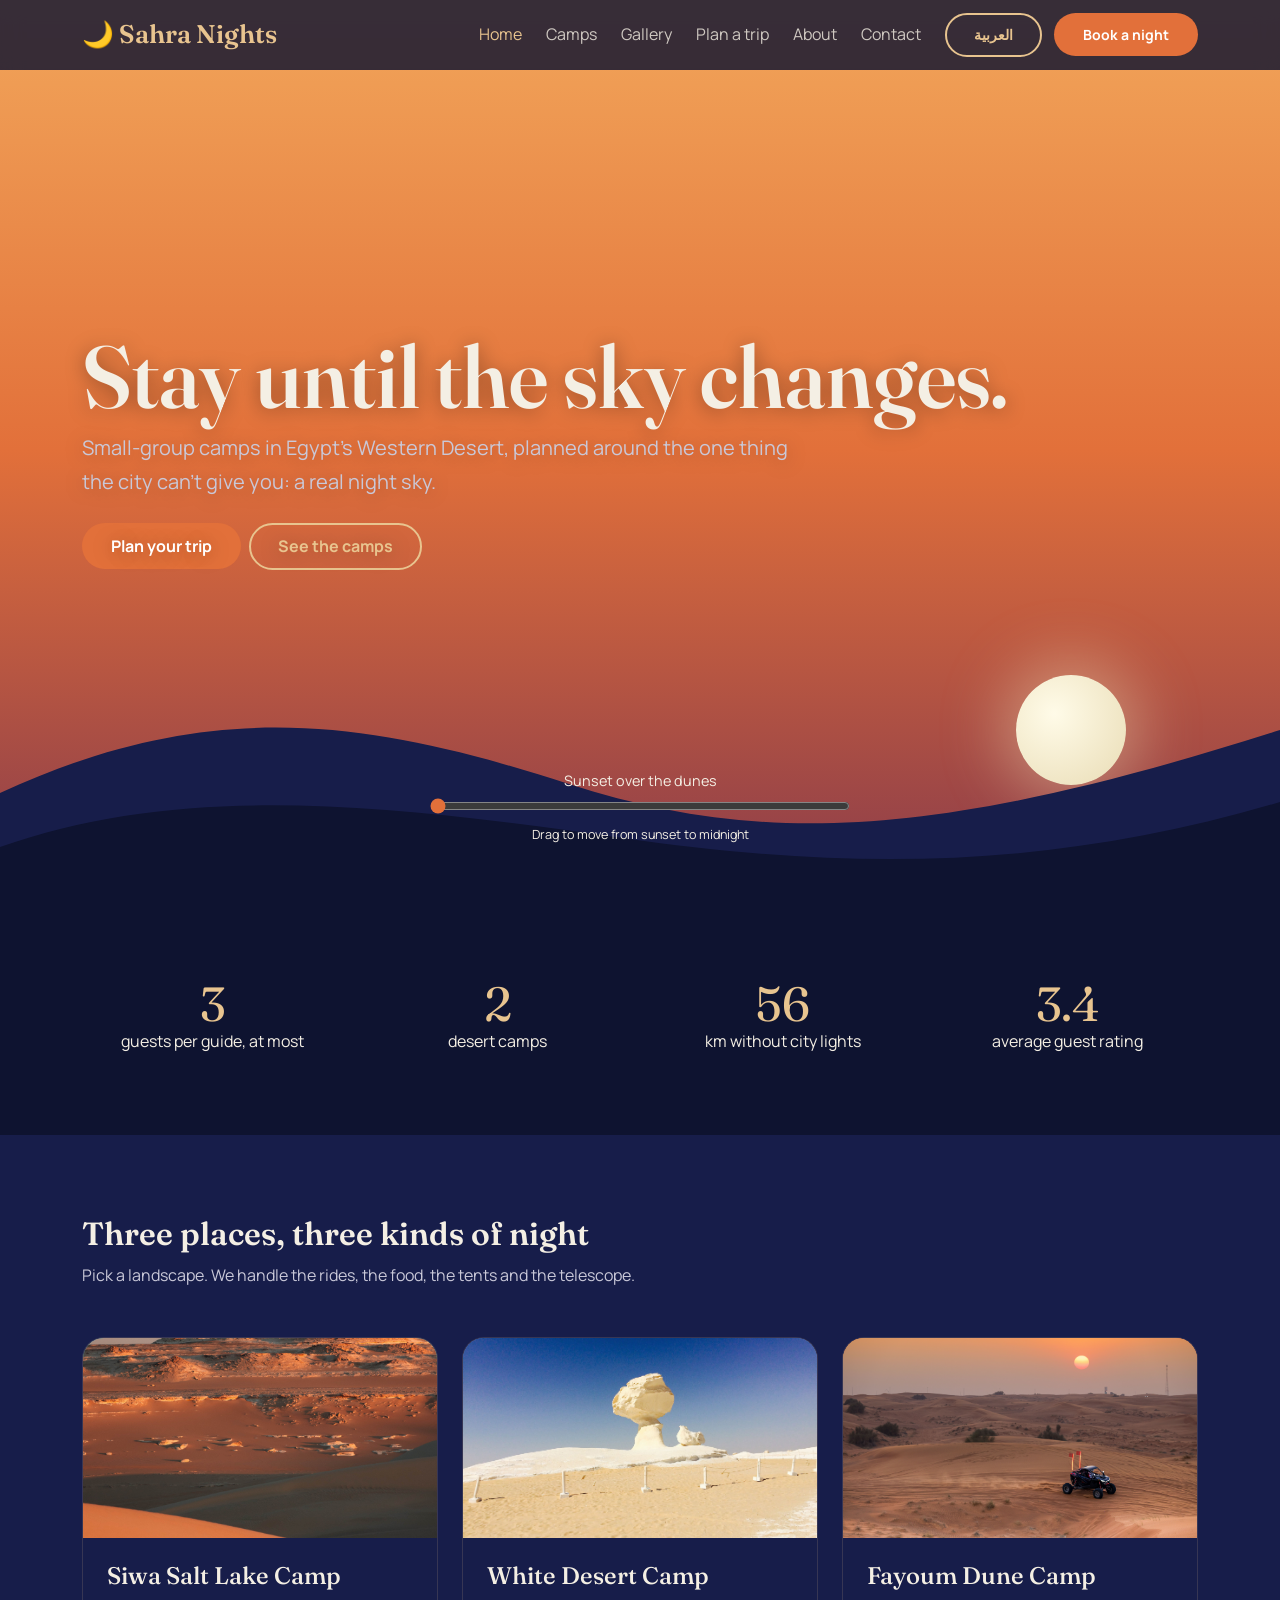
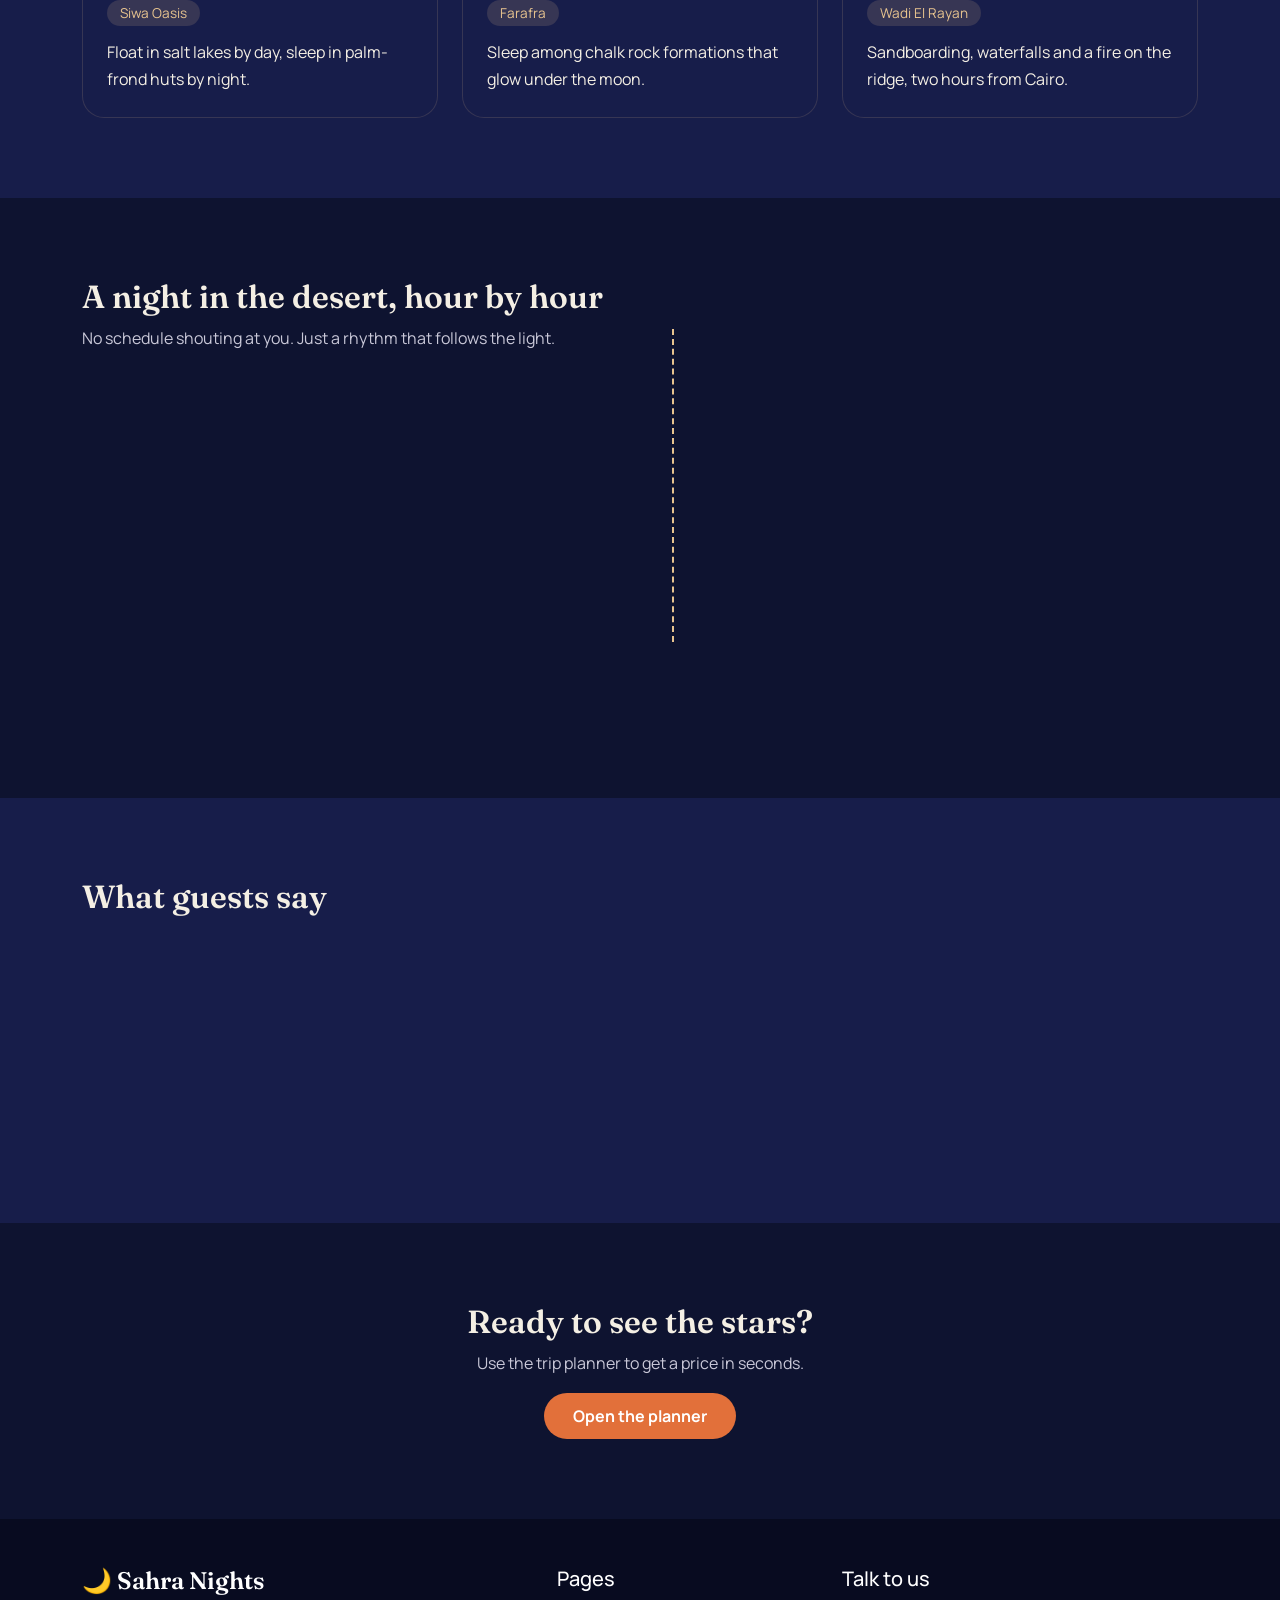
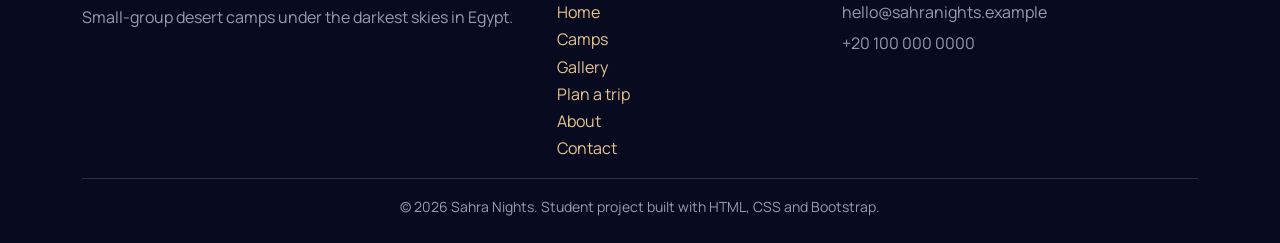
<file: index.html>
<!DOCTYPE html>
<html lang="en">

<head>
    <meta charset="utf-8">
    <meta name="viewport" content="width=device-width,initial-scale=1">
    <title data-ar="الرئيسية | ليالي صحرا">Home | Sahra Nights</title>
    <meta name="description" content="Sahra Nights: desert camps and stargazing nights in Egypt.">
    <link id="bs" href="https://cdn.jsdelivr.net/npm/bootstrap@5.3.3/dist/css/bootstrap.min.css" rel="stylesheet">
    <link
        href="https://fonts.googleapis.com/css2?family=Cairo:wght@400;600;700&family=Fraunces:wght@500;700&family=Manrope:wght@400;600;700&display=swap"
        rel="stylesheet">
    <link href="css/style.css" rel="stylesheet">
</head>

<body>
    <nav class="navbar navbar-expand-xl navbar-dark fixed-top">
        <div class="container"><a class="navbar-brand" href="index.html">🌙 <span data-ar="ليالي صحرا">Sahra
                    Nights</span></a>
            <button class="navbar-toggler" data-bs-toggle="collapse" data-bs-target="#n" aria-label="Menu"><span
                    class="navbar-toggler-icon"></span></button>
            <div class="collapse navbar-collapse" id="n">
                <ul class="navbar-nav ms-auto align-items-xl-center gap-xl-2">
                    <li class="nav-item"><a class="nav-link active" href="index.html"><span
                                data-ar="الرئيسية">Home</span></a></li>
                    <li class="nav-item"><a class="nav-link" href="camps.html"><span
                                data-ar="المعسكرات">Camps</span></a></li>
                    <li class="nav-item"><a class="nav-link" href="gallery.html"><span
                                data-ar="المعرض">Gallery</span></a></li>
                    <li class="nav-item"><a class="nav-link" href="plan.html"><span data-ar="خطّط رحلتك">Plan a
                                trip</span></a></li>
                    <li class="nav-item"><a class="nav-link" href="about.html"><span data-ar="من نحن">About</span></a>
                    </li>
                    <li class="nav-item"><a class="nav-link" href="contact.html"><span
                                data-ar="تواصل معنا">Contact</span></a></li>
                    <li class="nav-item ms-xl-2 my-2 my-xl-0"><button id="langBtn"
                            class="btn btn-line btn-sm">العربية</button></li>
                    <li class="nav-item ms-xl-1"><a class="btn btn-ember btn-sm" href="plan.html"><span
                                data-ar="احجز ليلة">Book a night</span></a></li>
                </ul>
            </div>
        </div>
    </nav>
    <header class="sky">
        <div class="moon"></div>
        <div class="container hero-text">
            <h1><span data-ar="ابقَ حتى تتغير السماء">Stay until the sky changes.</span></h1>
            <p class="lead-s fs-5 mb-4"><span
                    data-ar="معسكرات صغيرة في الصحراء الغربية، مصممة حول شيء لا تعطيه المدينة: سماء ليل حقيقية.">Small-group
                    camps in Egypt's Western Desert, planned around the one thing the city can't give you: a real night
                    sky.</span></p>
            <div><a href="plan.html" class="btn btn-ember me-2"><span data-ar="خطّط رحلتك">Plan your trip</span></a><a
                    href="camps.html" class="btn btn-line"><span data-ar="شاهد المعسكرات">See the camps</span></a></div>
        </div><svg class="dunes" viewBox="0 0 1440 320" preserveAspectRatio="none">
            <path fill="#171d4a" d="M0 200C240 90 420 120 640 190s420 60 800-60V320H0z" />
            <path fill="#0e1330" d="M0 260C200 190 420 210 700 250s500 30 740-40V320H0z" />
        </svg>
        <div class="slider-box"><label for="skyRange" class="d-block mb-1" id="skyLabel"></label><input type="range"
                id="skyRange" min="0" max="100" value="0"><small><span
                    data-ar="اسحب لتنتقل من الغروب إلى منتصف الليل">Drag to move from sunset to midnight</span></small>
        </div>
    </header>
    <section>
        <div class="container">
            <div class="row g-4 text-center">
                <div class="col-6 col-md-3">
                    <div class="stat" data-count="5">0</div><span data-ar="ضيوف لكل مرشد كحد أقصى">guests per guide, at
                        most</span>
                </div>
                <div class="col-6 col-md-3">
                    <div class="stat" data-count="3">0</div><span data-ar="معسكرات صحراوية">desert camps</span>
                </div>
                <div class="col-6 col-md-3">
                    <div class="stat" data-count="80">0</div><span data-ar="كم بلا أضواء مدينة">km without city
                        lights</span>
                </div>
                <div class="col-6 col-md-3">
                    <div class="stat" data-count="4.9">0</div><span data-ar="متوسط تقييم الضيوف">average guest
                        rating</span>
                </div>
            </div>
        </div>
    </section>
    <section class="deep">
        <div class="container">
            <h2 class="mb-2"><span data-ar="ثلاثة أماكن، ثلاثة أنواع من الليل">Three places, three kinds of night</span>
            </h2>
            <p class="lead-s mb-5"><span data-ar="اختر المكان، ونحن نتكفل بالمواصلات والأكل والخيام والتلسكوب.">Pick a
                    landscape. We handle the rides, the food, the tents and the telescope.</span></p>
            <div class="row g-4">
                <div class="col-md-6 col-lg-4">
                    <div class="camp">
                        <div class="art"><img src="images/siwa-oasis.jpg" alt="" loading="lazy"
                                onerror="this.remove()"><svg viewBox="0 0 400 260" preserveAspectRatio="xMidYMid slice"
                                role="img" aria-label="Desert scene">
                                <defs>
                                    <linearGradient id="g0" x1="0" y1="0" x2="0" y2="1">
                                        <stop offset="0" stop-color="#5bb3b0" />
                                        <stop offset="1" stop-color="#f2c98a" />
                                    </linearGradient>
                                </defs>
                                <rect width="400" height="260" fill="url(#g0)" />
                                <circle cx="310" cy="75" r="26" fill="#fff3c4" />
                                <path d="M70 205q4-50 0-95" stroke="#3b2a1a" stroke-width="5" fill="none" />
                                <path
                                    d="M70 112q-30-5-45 15q25-12 45-3zM70 112q30-5 45 15q-25-12-45-3zM70 112q-10-30-35-30q25 5 35 30zM70 112q10-30 35-30q-25 5-35 30z"
                                    fill="#2f6b4a" />
                                <path fill="#c98a4b" d="M0 190C90 140 170 150 250 185S350 190 400 160V260H0z" />
                                <path fill="#8a5a32" d="M0 225C120 190 240 205 400 200V260H0z" />
                            </svg></div>
                        <div class="p-4">
                            <h3 class="h4"><span data-ar="معسكر بحيرة الملح في سيوة">Siwa Salt Lake Camp</span></h3>
                            <span class="tag"><span data-ar="واحة سيوة">Siwa Oasis</span></span>
                            <p class="mt-2 mb-0"><span
                                    data-ar="اطفُ في بحيرات الملح نهارًا، وانم في أكواخ من سعف النخيل ليلًا.">Float in
                                    salt lakes by day, sleep in palm-frond huts by night.</span></p>
                        </div>
                    </div>
                </div>
                <div class="col-md-6 col-lg-4">
                    <div class="camp">
                        <div class="art"><img src="images/white-desert.jpg" alt="" loading="lazy"
                                onerror="this.remove()"><svg viewBox="0 0 400 260" preserveAspectRatio="xMidYMid slice"
                                role="img" aria-label="Desert scene">
                                <defs>
                                    <linearGradient id="g1" x1="0" y1="0" x2="0" y2="1">
                                        <stop offset="0" stop-color="#8f9bb3" />
                                        <stop offset="1" stop-color="#e6e0d4" />
                                    </linearGradient>
                                </defs>
                                <rect width="400" height="260" fill="url(#g1)" />
                                <circle cx="310" cy="75" r="24" fill="#ffffff" />
                                <g fill="#f7f3ea">
                                    <ellipse cx="100" cy="150" rx="26" ry="16" />
                                    <rect x="88" y="150" width="24" height="45" />
                                    <ellipse cx="250" cy="168" rx="18" ry="11" />
                                    <rect x="241" y="168" width="18" height="30" />
                                </g>
                                <path fill="#eae4d8" d="M0 190C90 140 170 150 250 185S350 190 400 160V260H0z" />
                                <path fill="#c9c2b3" d="M0 225C120 190 240 205 400 200V260H0z" />
                            </svg><img src="images/white-desert.jpg" alt="" loading="lazy" onerror="this.remove()">
                        </div>
                        <div class="p-4">
                            <h3 class="h4"><span data-ar="معسكر الصحراء البيضاء">White Desert Camp</span></h3><span
                                class="tag"><span data-ar="الفرافرة">Farafra</span></span>
                            <p class="mt-2 mb-0"><span data-ar="نم بين تكوينات الطباشير التي تتوهج تحت القمر.">Sleep
                                    among chalk rock formations that glow under the moon.</span></p>
                        </div>
                    </div>
                </div>
                <div class="col-md-6 col-lg-4">
                    <div class="camp">
                        <div class="art"><img src="images/fayoum-dunes.jpg" alt="" loading="lazy"
                                onerror="this.remove()"><svg viewBox="0 0 400 260" preserveAspectRatio="xMidYMid slice"
                                role="img" aria-label="Desert scene">
                                <defs>
                                    <linearGradient id="g2" x1="0" y1="0" x2="0" y2="1">
                                        <stop offset="0" stop-color="#e2703a" />
                                        <stop offset="1" stop-color="#f2a65a" />
                                    </linearGradient>
                                </defs>
                                <rect width="400" height="260" fill="url(#g2)" />
                                <circle cx="310" cy="75" r="28" fill="#ffe9a8" />
                                <circle cx="285" cy="185" r="30" fill="#ffb347" opacity=".25" />
                                <path d="M250 210l35-52l35 52z" fill="#e2703a" />
                                <path d="M285 210l-12-26h24z" fill="#4a1f12" />
                                <path fill="#b5532d" d="M0 190C90 140 170 150 250 185S350 190 400 160V260H0z" />
                                <path fill="#7a3720" d="M0 225C120 190 240 205 400 200V260H0z" />
                            </svg><img src="images/fayoum-dunes.jpg" alt="" loading="lazy" onerror="this.remove()">
                        </div>
                        <div class="p-4">
                            <h3 class="h4"><span data-ar="معسكر كثبان الفيوم">Fayoum Dune Camp</span></h3><span
                                class="tag"><span data-ar="وادي الريان">Wadi El Rayan</span></span>
                            <p class="mt-2 mb-0"><span
                                    data-ar="تزلّج على الرمال وشلالات ونار على القمة، على بعد ساعتين من القاهرة.">Sandboarding,
                                    waterfalls and a fire on the ridge, two hours from Cairo.</span></p>
                        </div>
                    </div>
                </div>
            </div>
        </div>
    </section>
    <section>
        <div class="container">
            <div class="row align-items-center g-5">
                <div class="col-lg-6">
                    <h2><span data-ar="ليلة في الصحراء، ساعة بساعة">A night in the desert, hour by hour</span></h2>
                    <p class="lead-s"><span data-ar="لا جدول مزعج، فقط إيقاع يتبع الضوء.">No schedule shouting at you.
                            Just a rhythm that follows the light.</span></p>
                    <div class="frame"><img src="images/milky-way-camp.jpg" alt="" loading="lazy"
                            onerror="this.remove()"><svg viewBox="0 0 400 260" preserveAspectRatio="xMidYMid slice"
                            role="img" aria-label="Desert scene">
                            <defs>
                                <linearGradient id="g4" x1="0" y1="0" x2="0" y2="1">
                                    <stop offset="0" stop-color="#060a22" />
                                    <stop offset="1" stop-color="#3a2d6b" />
                                </linearGradient>
                            </defs>
                            <rect width="400" height="260" fill="url(#g4)" />
                            <circle cx="310" cy="75" r="14" fill="#e9dcb5" />
                            <g fill="#fff">
                                <circle cx="30" cy="30" r="1.4" />
                                <circle cx="80" cy="60" r="1.4" />
                                <circle cx="120" cy="20" r="1.4" />
                                <circle cx="170" cy="50" r="1.4" />
                                <circle cx="210" cy="25" r="1.4" />
                                <circle cx="260" cy="55" r="1.4" />
                                <circle cx="320" cy="20" r="1.4" />
                                <circle cx="360" cy="60" r="1.4" />
                                <circle cx="45" cy="95" r="1.4" />
                                <circle cx="150" cy="90" r="1.4" />
                                <circle cx="230" cy="100" r="1.4" />
                                <circle cx="340" cy="110" r="1.4" />
                            </g>
                            <circle cx="285" cy="185" r="30" fill="#ffb347" opacity=".25" />
                            <path d="M250 210l35-52l35 52z" fill="#e2703a" />
                            <path d="M285 210l-12-26h24z" fill="#4a1f12" />
                            <path fill="#10143a" d="M0 190C90 140 170 150 250 185S350 190 400 160V260H0z" />
                            <path fill="#080b20" d="M0 225C120 190 240 205 400 200V260H0z" />
                        </svg><img src="images/milky-way-camp.jpg" alt="" loading="lazy" onerror="this.remove()"></div>
                </div>
                <div class="col-lg-6">
                    <div class="tl">
                        <div>
                            <h4 class="h5"><span data-ar="بعد العصر">Late afternoon</span></h4><span
                                data-ar="تغادر السيارات الطريق وتتجه إلى الكثبان.">Jeeps leave the road and head into
                                the dunes.</span>
                        </div>
                        <div>
                            <h4 class="h5"><span data-ar="الغروب">Sunset</span></h4><span
                                data-ar="شاي وخبز مخبوز في الرمل، والسماء تتحول من البرتقالي إلى البنفسجي.">Tea, bread
                                baked in the sand, and the sky turning orange to violet.</span>
                        </div>
                        <div>
                            <h4 class="h5"><span data-ar="حلول الليل">Nightfall</span></h4><span
                                data-ar="تُطفأ الأنوار، ويشرح المرشد الأبراج بمؤشر ليزر.">Lights out. Our guide maps the
                                constellations with a laser pointer.</span>
                        </div>
                        <div>
                            <h4 class="h5"><span data-ar="منتصف الليل">Midnight</span></h4><span
                                data-ar="تلسكوبات وبطاطين ودرب التبانة من الأفق إلى الأفق.">Telescopes, blankets and the
                                Milky Way from horizon to horizon.</span>
                        </div>
                    </div>
                </div>
            </div>
        </div>
    </section>
    <section class="deep">
        <div class="container">
            <h2 class="mb-4"><span data-ar="ماذا يقول ضيوفنا">What guests say</span></h2>
            <div class="row g-4">
                <div class="col-md-4">
                    <div class="panel h-100">
                        <p class="quote">“<span data-ar="عشت في القاهرة 30 سنة ولم أرَ درب التبانة إلا في سيوة.">I have
                                lived in Cairo for 30 years and never saw the Milky Way until Siwa.</span>”</p>
                        <p class="mb-0 text-warning"><span data-ar="منى، القاهرة">Mona, Cairo</span></p>
                    </div>
                </div>
                <div class="col-md-4">
                    <div class="panel h-100">
                        <p class="quote">“<span data-ar="عرف المرشد كل نجمة وكل حكاية، وما زال أولادي يتحدثون عنها.">The
                                guide knew every star and every story. My kids still talk about it.</span>”</p>
                        <p class="mb-0 text-warning"><span data-ar="كريم، الإسكندرية">Karim, Alexandria</span></p>
                    </div>
                </div>
                <div class="col-md-4">
                    <div class="panel h-100">
                        <p class="quote">“<span
                                data-ar="مجموعة صغيرة وأكل رائع وبلا أي توتر. حجزت مرة ثانية للشتاء.">Small group, great
                                food, zero stress. Booked again for winter.</span>”</p>
                        <p class="mb-0 text-warning"><span data-ar="سارة، الجيزة">Sara, Giza</span></p>
                    </div>
                </div>
            </div>
        </div>
    </section>
    <section class="text-center">
        <div class="container">
            <h2><span data-ar="جاهز لترى النجوم؟">Ready to see the stars?</span></h2>
            <p class="lead-s mx-auto"><span data-ar="استخدم مخطط الرحلة لتعرف السعر في ثوانٍ.">Use the trip planner to
                    get a price in seconds.</span></p><a href="plan.html" class="btn btn-ember"><span
                    data-ar="افتح المخطط">Open the planner</span></a>
        </div>
    </section>
    <footer>
        <div class="container">
            <div class="row g-4">
                <div class="col-md-5">
                    <h4 class="text-white">🌙 <span data-ar="ليالي صحرا">Sahra Nights</span></h4>
                    <p><span data-ar="معسكرات صحراوية لمجموعات صغيرة تحت أشد سماوات مصر ظلامًا.">Small-group desert
                            camps under the darkest skies in Egypt.</span></p>
                </div>
                <div class="col-6 col-md-3">
                    <h5 class="text-white"><span data-ar="الصفحات">Pages</span></h5><a class="d-block"
                        href="index.html"><span data-ar="الرئيسية">Home</span></a><a class="d-block"
                        href="camps.html"><span data-ar="المعسكرات">Camps</span></a><a class="d-block"
                        href="gallery.html"><span data-ar="المعرض">Gallery</span></a><a class="d-block"
                        href="plan.html"><span data-ar="خطّط رحلتك">Plan a trip</span></a><a class="d-block"
                        href="about.html"><span data-ar="من نحن">About</span></a><a class="d-block"
                        href="contact.html"><span data-ar="تواصل معنا">Contact</span></a>
                </div>
                <div class="col-6 col-md-4">
                    <h5 class="text-white"><span data-ar="تواصل معنا">Talk to us</span></h5>
                    <p class="mb-1">hello@sahranights.example</p>
                    <p dir="ltr" class="text-start">+20 100 000 0000</p>
                </div>
            </div>
            <hr>
            <p class="text-center small mb-0"><span
                    data-ar="© 2026 ليالي صحرا. مشروع طالب مبني بـ HTML وCSS وBootstrap.">© 2026 Sahra Nights. Student
                    project built with HTML, CSS and Bootstrap.</span></p>
        </div>
    </footer>
    <script src="https://cdn.jsdelivr.net/npm/bootstrap@5.3.3/dist/js/bootstrap.bundle.min.js"></script>
    <script src="js/main.js"></script>
</body>

</html>
</file>
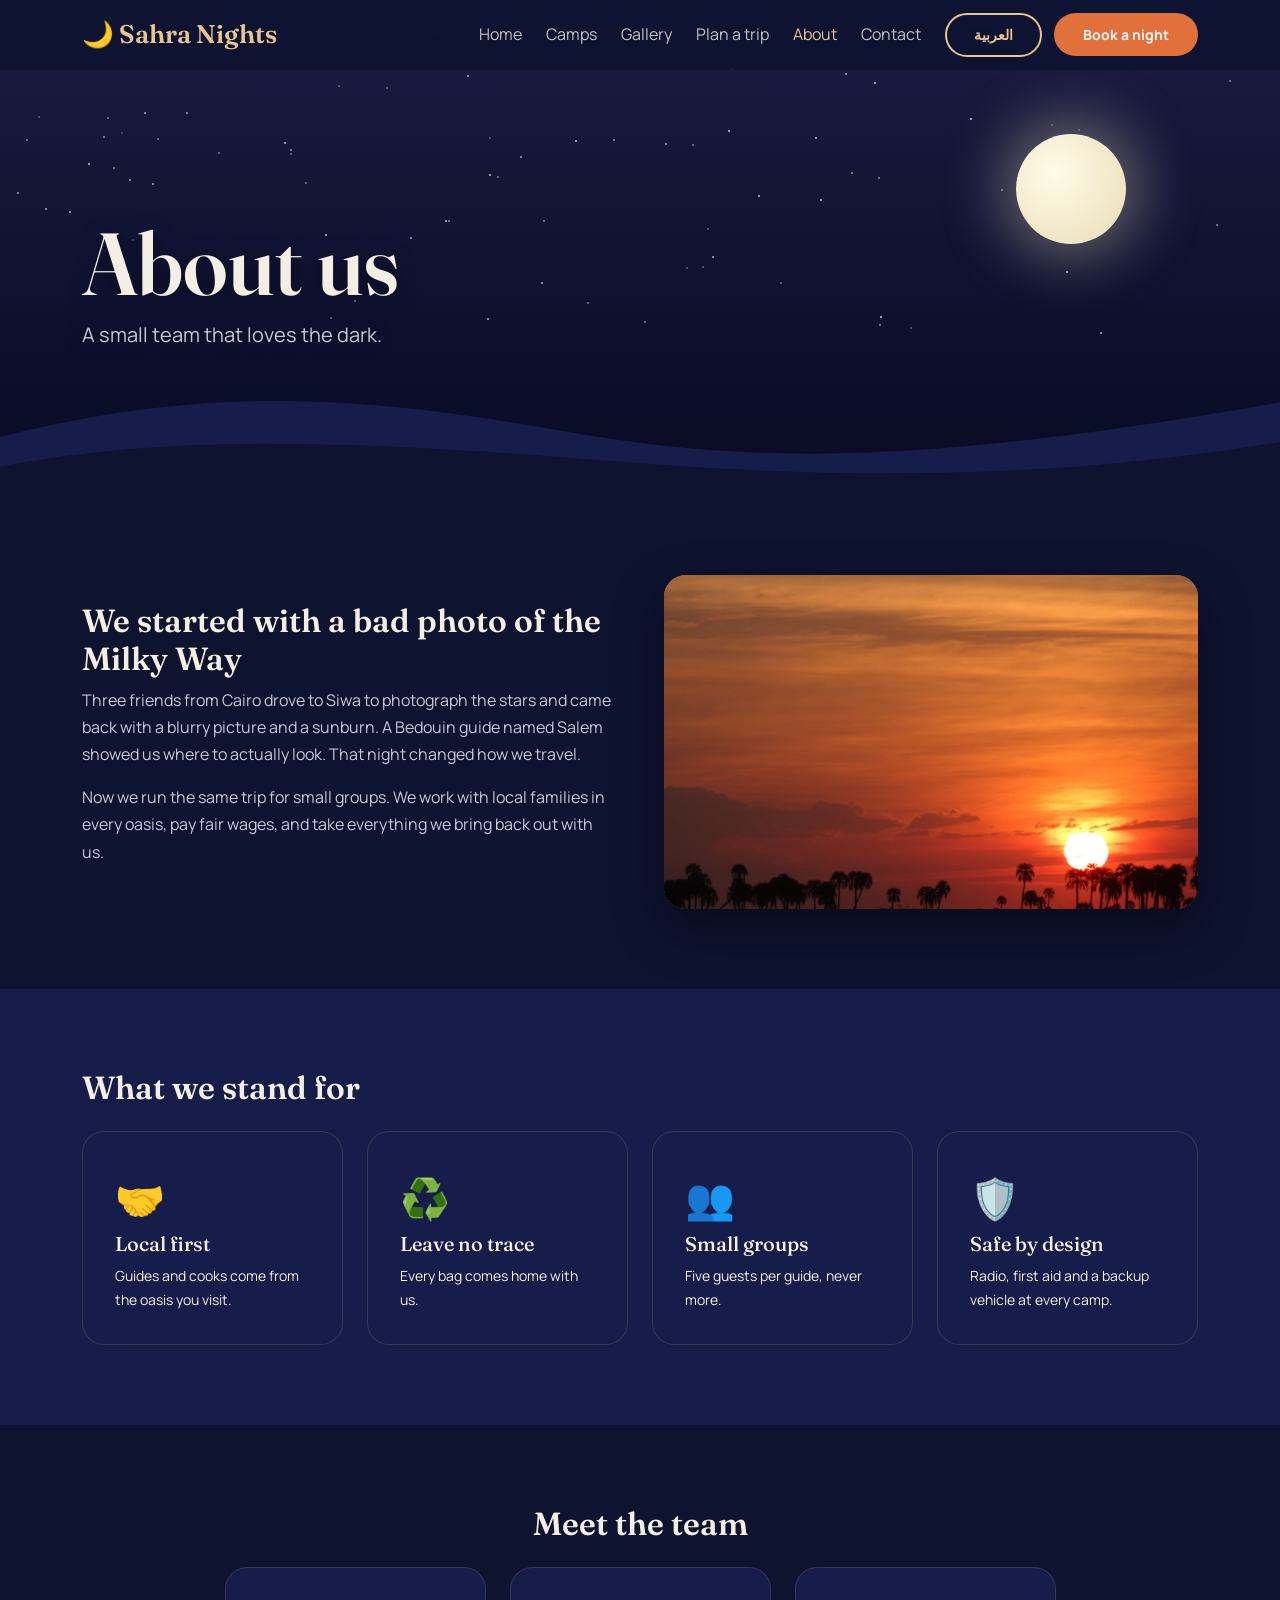
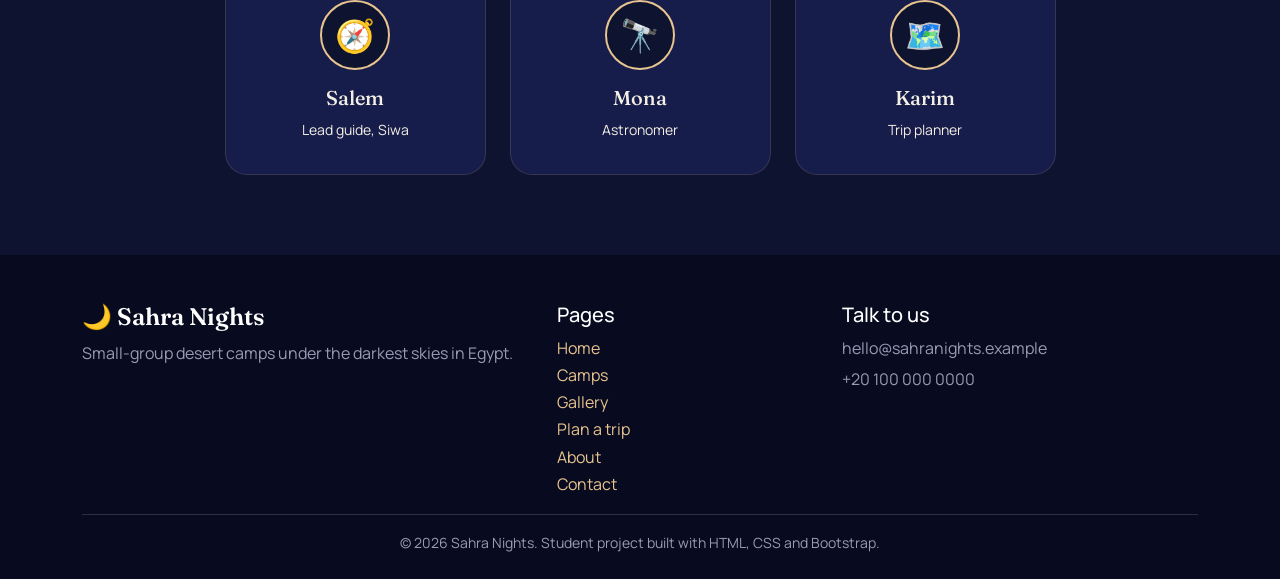
<file: about.html>
<!DOCTYPE html><html lang="en"><head><meta charset="utf-8"><meta name="viewport" content="width=device-width,initial-scale=1">
<title data-ar="من نحن | ليالي صحرا">About | Sahra Nights</title><meta name="description" content="Sahra Nights: desert camps and stargazing nights in Egypt.">
<link id="bs" href="https://cdn.jsdelivr.net/npm/bootstrap@5.3.3/dist/css/bootstrap.min.css" rel="stylesheet">
<link href="https://fonts.googleapis.com/css2?family=Cairo:wght@400;600;700&family=Fraunces:wght@500;700&family=Manrope:wght@400;600;700&display=swap" rel="stylesheet">
<link href="css/style.css" rel="stylesheet"></head><body>
<nav class="navbar navbar-expand-xl navbar-dark fixed-top"><div class="container"><a class="navbar-brand" href="index.html">🌙 <span data-ar="ليالي صحرا">Sahra Nights</span></a>
<button class="navbar-toggler" data-bs-toggle="collapse" data-bs-target="#n" aria-label="Menu"><span class="navbar-toggler-icon"></span></button>
<div class="collapse navbar-collapse" id="n"><ul class="navbar-nav ms-auto align-items-xl-center gap-xl-2"><li class="nav-item"><a class="nav-link" href="index.html"><span data-ar="الرئيسية">Home</span></a></li><li class="nav-item"><a class="nav-link" href="camps.html"><span data-ar="المعسكرات">Camps</span></a></li><li class="nav-item"><a class="nav-link" href="gallery.html"><span data-ar="المعرض">Gallery</span></a></li><li class="nav-item"><a class="nav-link" href="plan.html"><span data-ar="خطّط رحلتك">Plan a trip</span></a></li><li class="nav-item"><a class="nav-link active" href="about.html"><span data-ar="من نحن">About</span></a></li><li class="nav-item"><a class="nav-link" href="contact.html"><span data-ar="تواصل معنا">Contact</span></a></li><li class="nav-item ms-xl-2 my-2 my-xl-0"><button id="langBtn" class="btn btn-line btn-sm">العربية</button></li><li class="nav-item ms-xl-1"><a class="btn btn-ember btn-sm" href="plan.html"><span data-ar="احجز ليلة">Book a night</span></a></li></ul></div></div></nav>
<header class="sky small"><div class="moon"></div><div class="container hero-text"><h1><span data-ar="من نحن">About us</span></h1><p class="lead-s fs-5"><span data-ar="فريق صغير يعشق الظلام.">A small team that loves the dark.</span></p></div><svg class="dunes" viewBox="0 0 1440 320" preserveAspectRatio="none"><path fill="#171d4a" d="M0 200C240 90 420 120 640 190s420 60 800-60V320H0z"/><path fill="#0e1330" d="M0 260C200 190 420 210 700 250s500 30 740-40V320H0z"/></svg></header><section><div class="container"><div class="row g-5 align-items-center"><div class="col-lg-6"><h2><span data-ar="بدأنا بصورة سيئة لدرب التبانة">We started with a bad photo of the Milky Way</span></h2>
<p class="lead-s"><span data-ar="ذهب ثلاثة أصدقاء من القاهرة إلى سيوة لتصوير النجوم، وعادوا بصورة مهزوزة وحروق شمس. أرشدنا مرشد بدوي اسمه سالم إلى المكان الصحيح للنظر، وتلك الليلة غيّرت طريقة سفرنا.">Three friends from Cairo drove to Siwa to photograph the stars and came back with a blurry picture and a sunburn. A Bedouin guide named Salem showed us where to actually look. That night changed how we travel.</span></p>
<p class="lead-s"><span data-ar="واليوم ننظم الرحلة نفسها لمجموعات صغيرة. نعمل مع عائلات محلية في كل واحة، وندفع أجورًا عادلة، ونعيد معنا كل ما أحضرناه.">Now we run the same trip for small groups. We work with local families in every oasis, pay fair wages, and take everything we bring back out with us.</span></p></div>
<div class="col-lg-6"><div class="frame mt-0"><img src="images/oasis-sunset.jpg" alt="" loading="lazy" onerror="this.remove()"><svg viewBox="0 0 400 260" preserveAspectRatio="xMidYMid slice" role="img" aria-label="Desert scene"><defs><linearGradient id="g5" x1="0" y1="0" x2="0" y2="1"><stop offset="0" stop-color="#8a3b4a"/><stop offset="1" stop-color="#f2a65a"/></linearGradient></defs><rect width="400" height="260" fill="url(#g5)"/><circle cx="310" cy="75" r="34" fill="#ffd27a"/><path d="M70 205q4-50 0-95" stroke="#3b2a1a" stroke-width="5" fill="none"/><path d="M70 112q-30-5-45 15q25-12 45-3zM70 112q30-5 45 15q-25-12-45-3zM70 112q-10-30-35-30q25 5 35 30zM70 112q10-30 35-30q-25 5-35 30z" fill="#2f6b4a"/><path fill="#5a2a3a" d="M0 190C90 140 170 150 250 185S350 190 400 160V260H0z"/><path fill="#33172a" d="M0 225C120 190 240 205 400 200V260H0z"/></svg><img src="images/oasis-sunset.jpg" alt="" loading="lazy" onerror="this.remove()"></div></div></div></div></section>
<section class="deep"><div class="container"><h2 class="mb-4"><span data-ar="ما نؤمن به">What we stand for</span></h2><div class="row g-4"><div class="col-6 col-lg-3"><div class="panel h-100"><div class="fs-1">🤝</div><h3 class="h5"><span data-ar="الأهل أولًا">Local first</span></h3><p class="small mb-0"><span data-ar="المرشدون والطهاة من الواحة التي تزورها.">Guides and cooks come from the oasis you visit.</span></p></div></div><div class="col-6 col-lg-3"><div class="panel h-100"><div class="fs-1">♻️</div><h3 class="h5"><span data-ar="لا تترك أثرًا">Leave no trace</span></h3><p class="small mb-0"><span data-ar="كل كيس يعود معنا.">Every bag comes home with us.</span></p></div></div><div class="col-6 col-lg-3"><div class="panel h-100"><div class="fs-1">👥</div><h3 class="h5"><span data-ar="مجموعات صغيرة">Small groups</span></h3><p class="small mb-0"><span data-ar="خمسة ضيوف لكل مرشد، لا أكثر.">Five guests per guide, never more.</span></p></div></div><div class="col-6 col-lg-3"><div class="panel h-100"><div class="fs-1">🛡️</div><h3 class="h5"><span data-ar="أمان مدروس">Safe by design</span></h3><p class="small mb-0"><span data-ar="لاسلكي وإسعافات وسيارة احتياطية في كل معسكر.">Radio, first aid and a backup vehicle at every camp.</span></p></div></div></div></div></section>
<section><div class="container"><h2 class="mb-4 text-center"><span data-ar="تعرّف على الفريق">Meet the team</span></h2><div class="row g-4 justify-content-center"><div class="col-6 col-md-4 col-lg-3"><div class="panel text-center"><div class="avatar">🧭</div><h3 class="h5"><span data-ar="سالم">Salem</span></h3><p class="small mb-0"><span data-ar="المرشد الرئيسي، سيوة">Lead guide, Siwa</span></p></div></div><div class="col-6 col-md-4 col-lg-3"><div class="panel text-center"><div class="avatar">🔭</div><h3 class="h5"><span data-ar="منى">Mona</span></h3><p class="small mb-0"><span data-ar="فلكية">Astronomer</span></p></div></div><div class="col-6 col-md-4 col-lg-3"><div class="panel text-center"><div class="avatar">🗺️</div><h3 class="h5"><span data-ar="كريم">Karim</span></h3><p class="small mb-0"><span data-ar="منسق الرحلات">Trip planner</span></p></div></div></div></div></section>
<footer><div class="container"><div class="row g-4"><div class="col-md-5"><h4 class="text-white">🌙 <span data-ar="ليالي صحرا">Sahra Nights</span></h4><p><span data-ar="معسكرات صحراوية لمجموعات صغيرة تحت أشد سماوات مصر ظلامًا.">Small-group desert camps under the darkest skies in Egypt.</span></p></div>
<div class="col-6 col-md-3"><h5 class="text-white"><span data-ar="الصفحات">Pages</span></h5><a class="d-block" href="index.html"><span data-ar="الرئيسية">Home</span></a><a class="d-block" href="camps.html"><span data-ar="المعسكرات">Camps</span></a><a class="d-block" href="gallery.html"><span data-ar="المعرض">Gallery</span></a><a class="d-block" href="plan.html"><span data-ar="خطّط رحلتك">Plan a trip</span></a><a class="d-block" href="about.html"><span data-ar="من نحن">About</span></a><a class="d-block" href="contact.html"><span data-ar="تواصل معنا">Contact</span></a></div>
<div class="col-6 col-md-4"><h5 class="text-white"><span data-ar="تواصل معنا">Talk to us</span></h5><p class="mb-1">hello@sahranights.example</p><p dir="ltr" class="text-start">+20 100 000 0000</p></div></div>
<hr><p class="text-center small mb-0"><span data-ar="© 2026 ليالي صحرا. مشروع طالب مبني بـ HTML وCSS وBootstrap.">© 2026 Sahra Nights. Student project built with HTML, CSS and Bootstrap.</span></p></div></footer>
<script src="https://cdn.jsdelivr.net/npm/bootstrap@5.3.3/dist/js/bootstrap.bundle.min.js"></script><script src="js/main.js"></script></body></html>
</file>
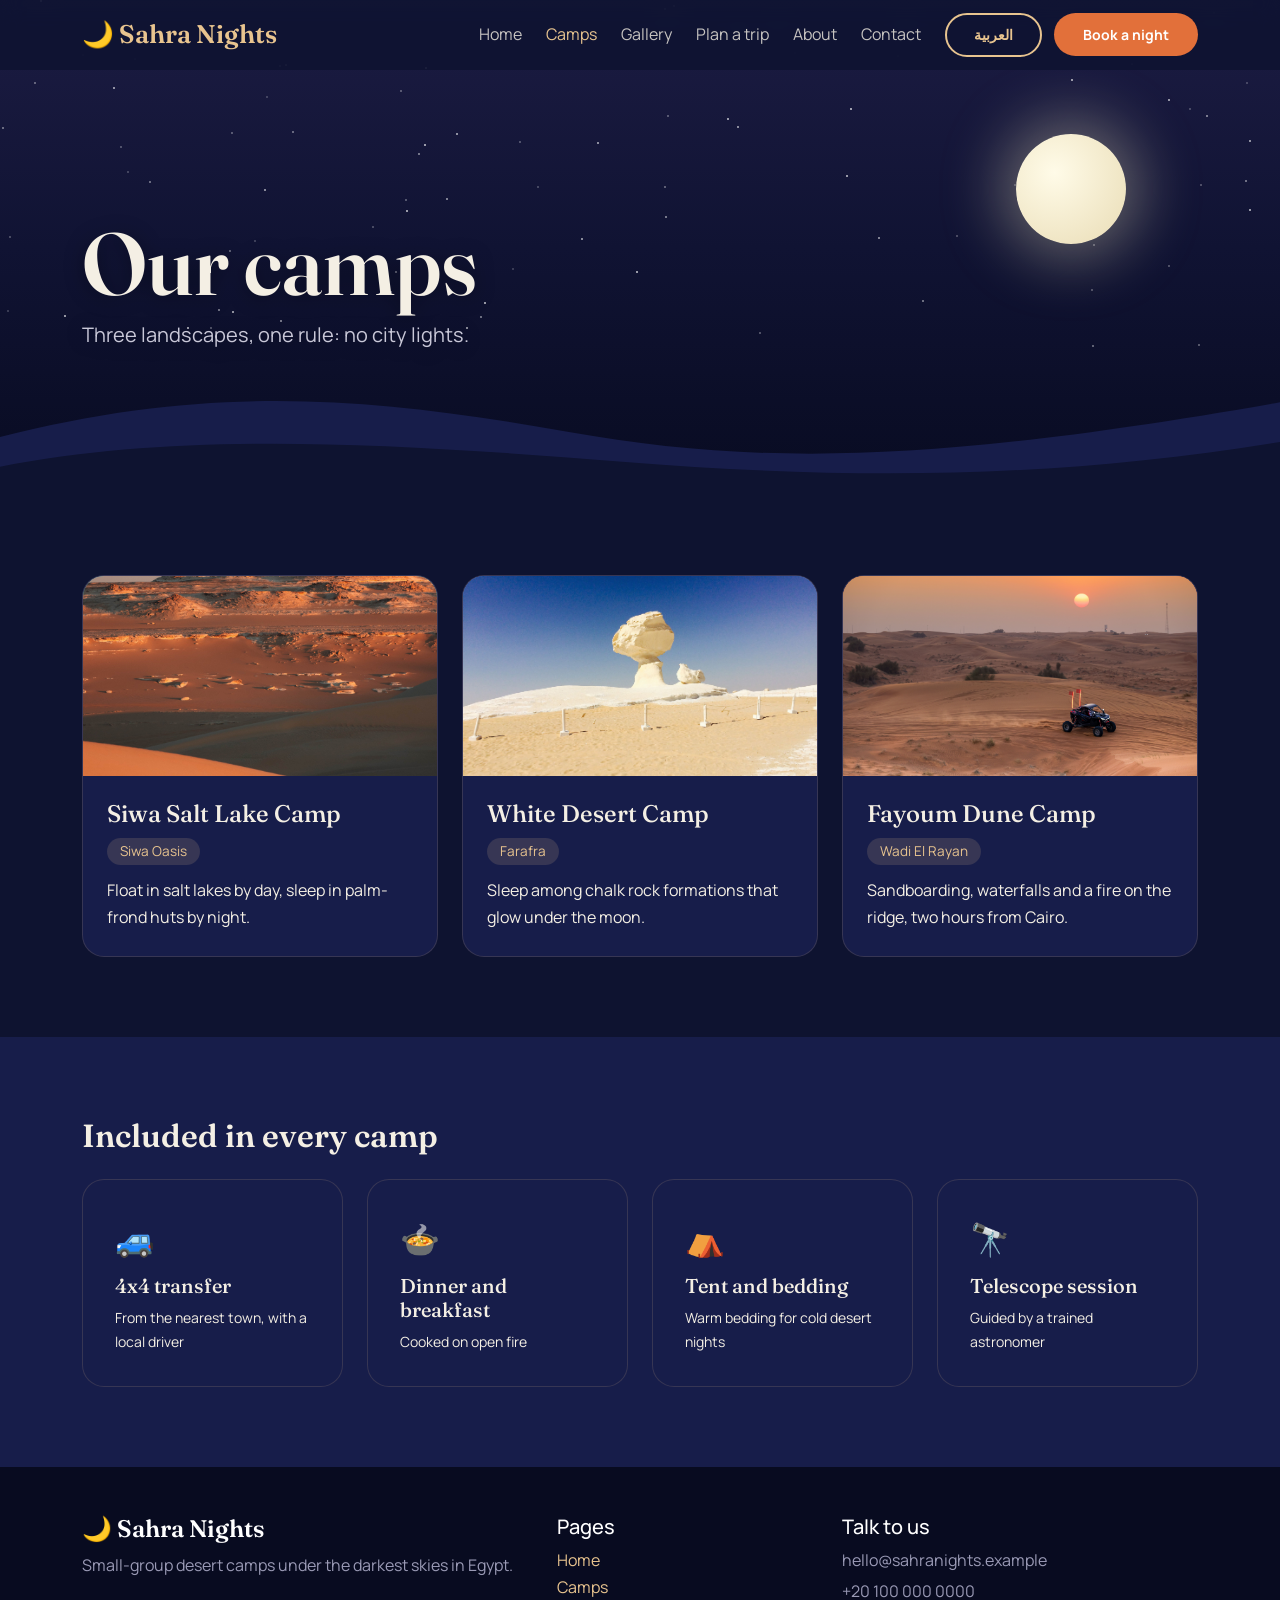
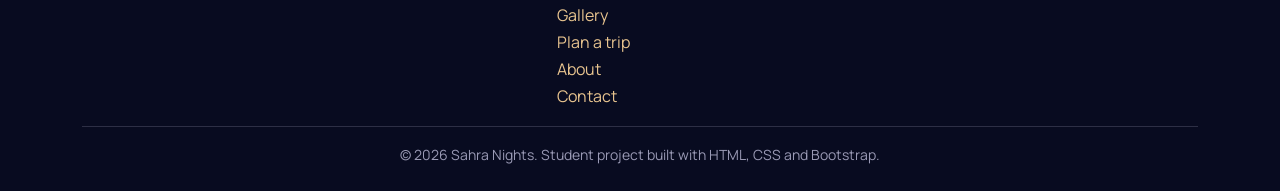
<file: camps.html>
<!DOCTYPE html><html lang="en"><head><meta charset="utf-8"><meta name="viewport" content="width=device-width,initial-scale=1">
<title data-ar="المعسكرات | ليالي صحرا">Camps | Sahra Nights</title><meta name="description" content="Sahra Nights: desert camps and stargazing nights in Egypt.">
<link id="bs" href="https://cdn.jsdelivr.net/npm/bootstrap@5.3.3/dist/css/bootstrap.min.css" rel="stylesheet">
<link href="https://fonts.googleapis.com/css2?family=Cairo:wght@400;600;700&family=Fraunces:wght@500;700&family=Manrope:wght@400;600;700&display=swap" rel="stylesheet">
<link href="css/style.css" rel="stylesheet"></head><body>
<nav class="navbar navbar-expand-xl navbar-dark fixed-top"><div class="container"><a class="navbar-brand" href="index.html">🌙 <span data-ar="ليالي صحرا">Sahra Nights</span></a>
<button class="navbar-toggler" data-bs-toggle="collapse" data-bs-target="#n" aria-label="Menu"><span class="navbar-toggler-icon"></span></button>
<div class="collapse navbar-collapse" id="n"><ul class="navbar-nav ms-auto align-items-xl-center gap-xl-2"><li class="nav-item"><a class="nav-link" href="index.html"><span data-ar="الرئيسية">Home</span></a></li><li class="nav-item"><a class="nav-link active" href="camps.html"><span data-ar="المعسكرات">Camps</span></a></li><li class="nav-item"><a class="nav-link" href="gallery.html"><span data-ar="المعرض">Gallery</span></a></li><li class="nav-item"><a class="nav-link" href="plan.html"><span data-ar="خطّط رحلتك">Plan a trip</span></a></li><li class="nav-item"><a class="nav-link" href="about.html"><span data-ar="من نحن">About</span></a></li><li class="nav-item"><a class="nav-link" href="contact.html"><span data-ar="تواصل معنا">Contact</span></a></li><li class="nav-item ms-xl-2 my-2 my-xl-0"><button id="langBtn" class="btn btn-line btn-sm">العربية</button></li><li class="nav-item ms-xl-1"><a class="btn btn-ember btn-sm" href="plan.html"><span data-ar="احجز ليلة">Book a night</span></a></li></ul></div></div></nav>
<header class="sky small"><div class="moon"></div><div class="container hero-text"><h1><span data-ar="معسكراتنا">Our camps</span></h1><p class="lead-s fs-5"><span data-ar="ثلاث بيئات وقاعدة واحدة: لا أضواء مدينة.">Three landscapes, one rule: no city lights.</span></p></div><svg class="dunes" viewBox="0 0 1440 320" preserveAspectRatio="none"><path fill="#171d4a" d="M0 200C240 90 420 120 640 190s420 60 800-60V320H0z"/><path fill="#0e1330" d="M0 260C200 190 420 210 700 250s500 30 740-40V320H0z"/></svg></header><section><div class="container"><div class="row g-4"><div class="col-md-6 col-lg-4"><div class="camp"><div class="art"><img src="images/siwa-oasis.jpg" alt="" loading="lazy" onerror="this.remove()"><svg viewBox="0 0 400 260" preserveAspectRatio="xMidYMid slice" role="img" aria-label="Desert scene"><defs><linearGradient id="g0" x1="0" y1="0" x2="0" y2="1"><stop offset="0" stop-color="#5bb3b0"/><stop offset="1" stop-color="#f2c98a"/></linearGradient></defs><rect width="400" height="260" fill="url(#g0)"/><circle cx="310" cy="75" r="26" fill="#fff3c4"/><path d="M70 205q4-50 0-95" stroke="#3b2a1a" stroke-width="5" fill="none"/><path d="M70 112q-30-5-45 15q25-12 45-3zM70 112q30-5 45 15q-25-12-45-3zM70 112q-10-30-35-30q25 5 35 30zM70 112q10-30 35-30q-25 5-35 30z" fill="#2f6b4a"/><path fill="#c98a4b" d="M0 190C90 140 170 150 250 185S350 190 400 160V260H0z"/><path fill="#8a5a32" d="M0 225C120 190 240 205 400 200V260H0z"/></svg></div><div class="p-4"><h3 class="h4"><span data-ar="معسكر بحيرة الملح في سيوة">Siwa Salt Lake Camp</span></h3><span class="tag"><span data-ar="واحة سيوة">Siwa Oasis</span></span><p class="mt-2 mb-0"><span data-ar="اطفُ في بحيرات الملح نهارًا، وانم في أكواخ من سعف النخيل ليلًا.">Float in salt lakes by day, sleep in palm-frond huts by night.</span></p></div></div></div><div class="col-md-6 col-lg-4"><div class="camp"><div class="art"><img src="images/white-desert.jpg" alt="" loading="lazy" onerror="this.remove()"><svg viewBox="0 0 400 260" preserveAspectRatio="xMidYMid slice" role="img" aria-label="Desert scene"><defs><linearGradient id="g1" x1="0" y1="0" x2="0" y2="1"><stop offset="0" stop-color="#8f9bb3"/><stop offset="1" stop-color="#e6e0d4"/></linearGradient></defs><rect width="400" height="260" fill="url(#g1)"/><circle cx="310" cy="75" r="24" fill="#ffffff"/><g fill="#f7f3ea"><ellipse cx="100" cy="150" rx="26" ry="16"/><rect x="88" y="150" width="24" height="45"/><ellipse cx="250" cy="168" rx="18" ry="11"/><rect x="241" y="168" width="18" height="30"/></g><path fill="#eae4d8" d="M0 190C90 140 170 150 250 185S350 190 400 160V260H0z"/><path fill="#c9c2b3" d="M0 225C120 190 240 205 400 200V260H0z"/></svg><img src="images/white-desert.jpg" alt="" loading="lazy" onerror="this.remove()"></div><div class="p-4"><h3 class="h4"><span data-ar="معسكر الصحراء البيضاء">White Desert Camp</span></h3><span class="tag"><span data-ar="الفرافرة">Farafra</span></span><p class="mt-2 mb-0"><span data-ar="نم بين تكوينات الطباشير التي تتوهج تحت القمر.">Sleep among chalk rock formations that glow under the moon.</span></p></div></div></div><div class="col-md-6 col-lg-4"><div class="camp"><div class="art"><img src="images/fayoum-dunes.jpg" alt="" loading="lazy" onerror="this.remove()"><svg viewBox="0 0 400 260" preserveAspectRatio="xMidYMid slice" role="img" aria-label="Desert scene"><defs><linearGradient id="g2" x1="0" y1="0" x2="0" y2="1"><stop offset="0" stop-color="#e2703a"/><stop offset="1" stop-color="#f2a65a"/></linearGradient></defs><rect width="400" height="260" fill="url(#g2)"/><circle cx="310" cy="75" r="28" fill="#ffe9a8"/><circle cx="285" cy="185" r="30" fill="#ffb347" opacity=".25"/><path d="M250 210l35-52l35 52z" fill="#e2703a"/><path d="M285 210l-12-26h24z" fill="#4a1f12"/><path fill="#b5532d" d="M0 190C90 140 170 150 250 185S350 190 400 160V260H0z"/><path fill="#7a3720" d="M0 225C120 190 240 205 400 200V260H0z"/></svg><img src="images/fayoum-dunes.jpg" alt="" loading="lazy" onerror="this.remove()"></div><div class="p-4"><h3 class="h4"><span data-ar="معسكر كثبان الفيوم">Fayoum Dune Camp</span></h3><span class="tag"><span data-ar="وادي الريان">Wadi El Rayan</span></span><p class="mt-2 mb-0"><span data-ar="تزلّج على الرمال وشلالات ونار على القمة، على بعد ساعتين من القاهرة.">Sandboarding, waterfalls and a fire on the ridge, two hours from Cairo.</span></p></div></div></div></div></div></section><section class="deep"><div class="container"><h2 class="mb-4"><span data-ar="متضمن في كل معسكر">Included in every camp</span></h2><div class="row g-4"><div class="col-6 col-lg-3"><div class="panel h-100"><div class="fs-2">🚙</div><h3 class="h5 mt-2"><span data-ar="نقل بسيارة دفع رباعي">4x4 transfer</span></h3><p class="mb-0 small"><span data-ar="من أقرب مدينة مع سائق محلي">From the nearest town, with a local driver</span></p></div></div><div class="col-6 col-lg-3"><div class="panel h-100"><div class="fs-2">🍲</div><h3 class="h5 mt-2"><span data-ar="عشاء وإفطار">Dinner and breakfast</span></h3><p class="mb-0 small"><span data-ar="مطبوخ على نار مفتوحة">Cooked on open fire</span></p></div></div><div class="col-6 col-lg-3"><div class="panel h-100"><div class="fs-2">⛺</div><h3 class="h5 mt-2"><span data-ar="خيمة وفرش">Tent and bedding</span></h3><p class="mb-0 small"><span data-ar="فرش دافئ لليالي الصحراء الباردة">Warm bedding for cold desert nights</span></p></div></div><div class="col-6 col-lg-3"><div class="panel h-100"><div class="fs-2">🔭</div><h3 class="h5 mt-2"><span data-ar="جلسة تلسكوب">Telescope session</span></h3><p class="mb-0 small"><span data-ar="بإرشاد فلكي مدرّب">Guided by a trained astronomer</span></p></div></div></div></div></section>
<footer><div class="container"><div class="row g-4"><div class="col-md-5"><h4 class="text-white">🌙 <span data-ar="ليالي صحرا">Sahra Nights</span></h4><p><span data-ar="معسكرات صحراوية لمجموعات صغيرة تحت أشد سماوات مصر ظلامًا.">Small-group desert camps under the darkest skies in Egypt.</span></p></div>
<div class="col-6 col-md-3"><h5 class="text-white"><span data-ar="الصفحات">Pages</span></h5><a class="d-block" href="index.html"><span data-ar="الرئيسية">Home</span></a><a class="d-block" href="camps.html"><span data-ar="المعسكرات">Camps</span></a><a class="d-block" href="gallery.html"><span data-ar="المعرض">Gallery</span></a><a class="d-block" href="plan.html"><span data-ar="خطّط رحلتك">Plan a trip</span></a><a class="d-block" href="about.html"><span data-ar="من نحن">About</span></a><a class="d-block" href="contact.html"><span data-ar="تواصل معنا">Contact</span></a></div>
<div class="col-6 col-md-4"><h5 class="text-white"><span data-ar="تواصل معنا">Talk to us</span></h5><p class="mb-1">hello@sahranights.example</p><p dir="ltr" class="text-start">+20 100 000 0000</p></div></div>
<hr><p class="text-center small mb-0"><span data-ar="© 2026 ليالي صحرا. مشروع طالب مبني بـ HTML وCSS وBootstrap.">© 2026 Sahra Nights. Student project built with HTML, CSS and Bootstrap.</span></p></div></footer>
<script src="https://cdn.jsdelivr.net/npm/bootstrap@5.3.3/dist/js/bootstrap.bundle.min.js"></script><script src="js/main.js"></script></body></html>
</file>
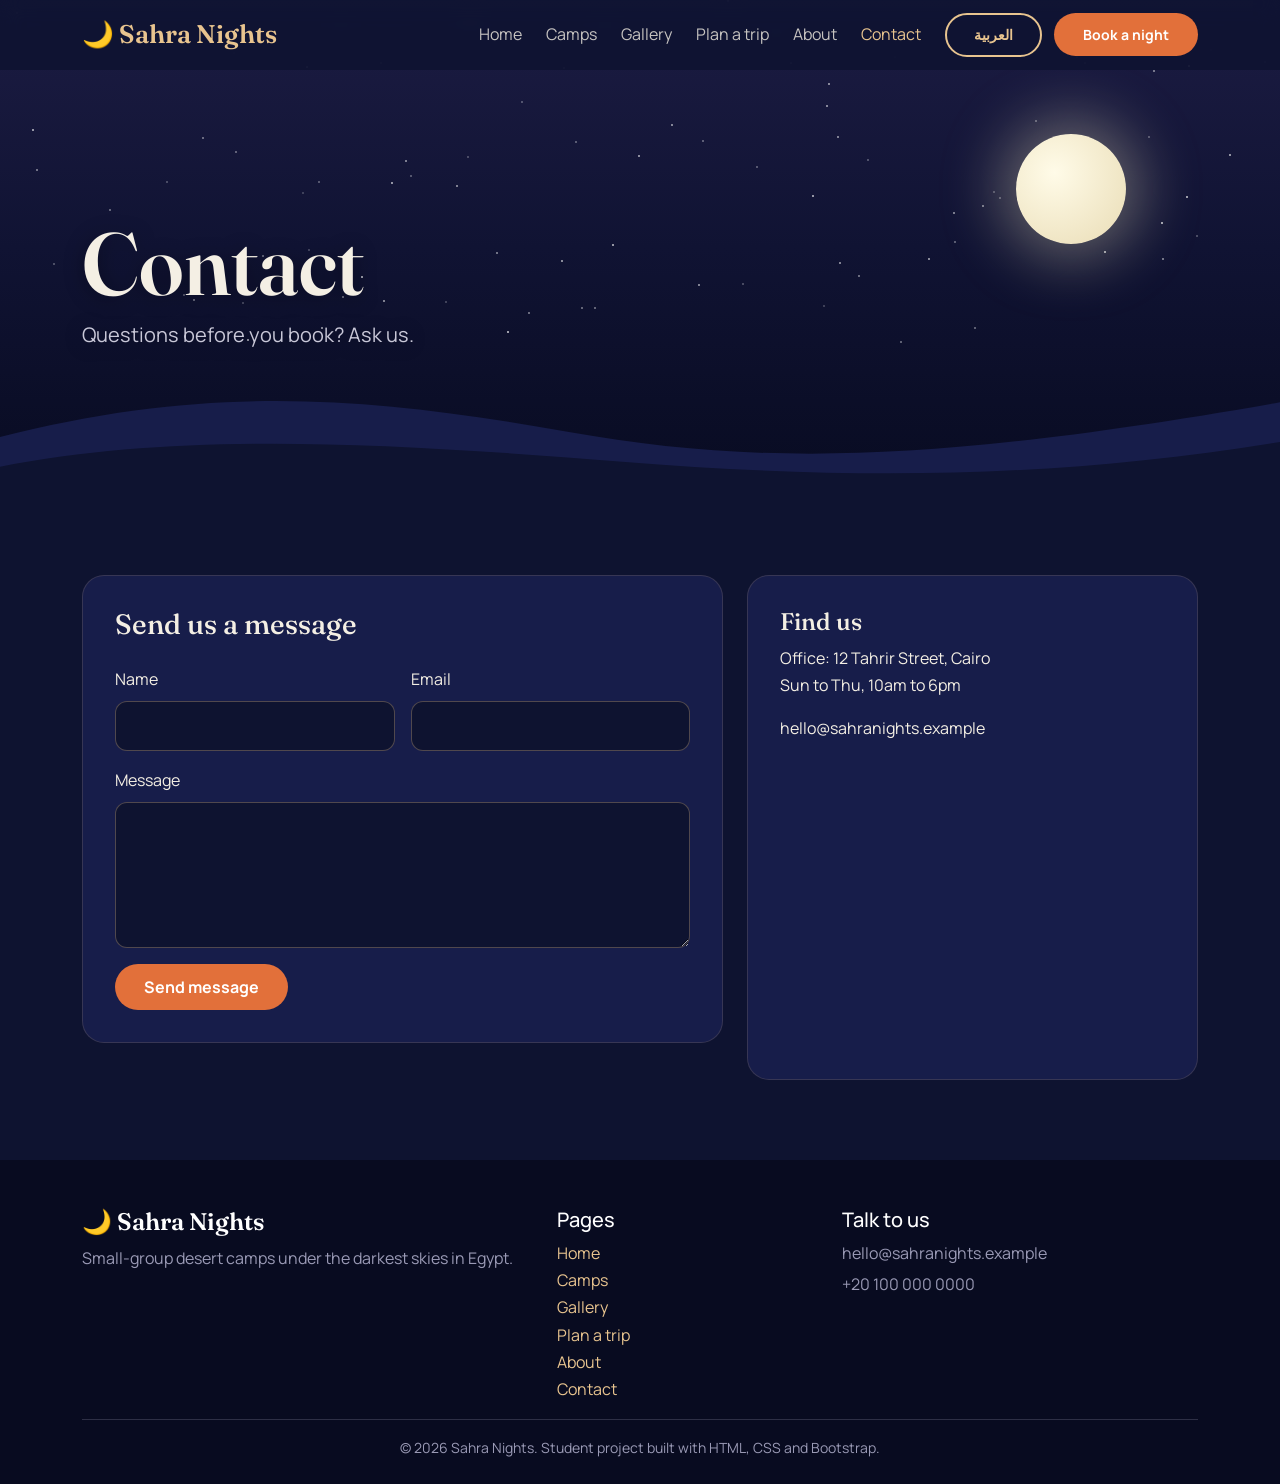
<file: contact.html>
<!DOCTYPE html><html lang="en"><head><meta charset="utf-8"><meta name="viewport" content="width=device-width,initial-scale=1">
<title data-ar="تواصل معنا | ليالي صحرا">Contact | Sahra Nights</title><meta name="description" content="Sahra Nights: desert camps and stargazing nights in Egypt.">
<link id="bs" href="https://cdn.jsdelivr.net/npm/bootstrap@5.3.3/dist/css/bootstrap.min.css" rel="stylesheet">
<link href="https://fonts.googleapis.com/css2?family=Cairo:wght@400;600;700&family=Fraunces:wght@500;700&family=Manrope:wght@400;600;700&display=swap" rel="stylesheet">
<link href="css/style.css" rel="stylesheet"></head><body>
<nav class="navbar navbar-expand-xl navbar-dark fixed-top"><div class="container"><a class="navbar-brand" href="index.html">🌙 <span data-ar="ليالي صحرا">Sahra Nights</span></a>
<button class="navbar-toggler" data-bs-toggle="collapse" data-bs-target="#n" aria-label="Menu"><span class="navbar-toggler-icon"></span></button>
<div class="collapse navbar-collapse" id="n"><ul class="navbar-nav ms-auto align-items-xl-center gap-xl-2"><li class="nav-item"><a class="nav-link" href="index.html"><span data-ar="الرئيسية">Home</span></a></li><li class="nav-item"><a class="nav-link" href="camps.html"><span data-ar="المعسكرات">Camps</span></a></li><li class="nav-item"><a class="nav-link" href="gallery.html"><span data-ar="المعرض">Gallery</span></a></li><li class="nav-item"><a class="nav-link" href="plan.html"><span data-ar="خطّط رحلتك">Plan a trip</span></a></li><li class="nav-item"><a class="nav-link" href="about.html"><span data-ar="من نحن">About</span></a></li><li class="nav-item"><a class="nav-link active" href="contact.html"><span data-ar="تواصل معنا">Contact</span></a></li><li class="nav-item ms-xl-2 my-2 my-xl-0"><button id="langBtn" class="btn btn-line btn-sm">العربية</button></li><li class="nav-item ms-xl-1"><a class="btn btn-ember btn-sm" href="plan.html"><span data-ar="احجز ليلة">Book a night</span></a></li></ul></div></div></nav>
<header class="sky small"><div class="moon"></div><div class="container hero-text"><h1><span data-ar="تواصل معنا">Contact</span></h1><p class="lead-s fs-5"><span data-ar="عندك سؤال قبل الحجز؟ اسألنا.">Questions before you book? Ask us.</span></p></div><svg class="dunes" viewBox="0 0 1440 320" preserveAspectRatio="none"><path fill="#171d4a" d="M0 200C240 90 420 120 640 190s420 60 800-60V320H0z"/><path fill="#0e1330" d="M0 260C200 190 420 210 700 250s500 30 740-40V320H0z"/></svg></header><section><div class="container"><div class="row g-4"><div class="col-lg-7"><div class="panel"><form id="contact"><h2 class="h3 mb-4"><span data-ar="أرسل لنا رسالة">Send us a message</span></h2><div class="row g-3">
<div class="col-md-6"><label class="form-label" for="nm"><span data-ar="الاسم">Name</span></label><input id="nm" class="form-control" required></div>
<div class="col-md-6"><label class="form-label" for="em"><span data-ar="البريد الإلكتروني">Email</span></label><input id="em" type="email" class="form-control" required></div>
<div class="col-12"><label class="form-label" for="ms"><span data-ar="الرسالة">Message</span></label><textarea id="ms" rows="5" class="form-control" required></textarea></div>
<div class="col-12"><button class="btn btn-ember"><span data-ar="إرسال الرسالة">Send message</span></button></div></div></form>
<div id="thanks" class="d-none text-center py-5"><div class="fs-1">🌙</div><h2 class="h3"><span data-ar="تم إرسال الرسالة">Message sent</span></h2><p><span data-ar="نرد خلال يوم واحد.">We reply within one day.</span></p></div></div></div>
<div class="col-lg-5"><div class="panel h-100"><h3 class="h4"><span data-ar="تجدنا في">Find us</span></h3><p><span data-ar="المكتب: 12 شارع التحرير، القاهرة">Office: 12 Tahrir Street, Cairo</span><br><span data-ar="من الأحد إلى الخميس، 10 ص - 6 م">Sun to Thu, 10am to 6pm</span></p><p>hello@sahranights.example</p>
<div class="ratio ratio-4x3 rounded overflow-hidden"><iframe src="https://www.openstreetmap.org/export/embed.html?bbox=31.22%2C30.03%2C31.26%2C30.06&amp;layer=mapnik" title="Map" loading="lazy"></iframe></div></div></div></div></div></section>
<footer><div class="container"><div class="row g-4"><div class="col-md-5"><h4 class="text-white">🌙 <span data-ar="ليالي صحرا">Sahra Nights</span></h4><p><span data-ar="معسكرات صحراوية لمجموعات صغيرة تحت أشد سماوات مصر ظلامًا.">Small-group desert camps under the darkest skies in Egypt.</span></p></div>
<div class="col-6 col-md-3"><h5 class="text-white"><span data-ar="الصفحات">Pages</span></h5><a class="d-block" href="index.html"><span data-ar="الرئيسية">Home</span></a><a class="d-block" href="camps.html"><span data-ar="المعسكرات">Camps</span></a><a class="d-block" href="gallery.html"><span data-ar="المعرض">Gallery</span></a><a class="d-block" href="plan.html"><span data-ar="خطّط رحلتك">Plan a trip</span></a><a class="d-block" href="about.html"><span data-ar="من نحن">About</span></a><a class="d-block" href="contact.html"><span data-ar="تواصل معنا">Contact</span></a></div>
<div class="col-6 col-md-4"><h5 class="text-white"><span data-ar="تواصل معنا">Talk to us</span></h5><p class="mb-1">hello@sahranights.example</p><p dir="ltr" class="text-start">+20 100 000 0000</p></div></div>
<hr><p class="text-center small mb-0"><span data-ar="© 2026 ليالي صحرا. مشروع طالب مبني بـ HTML وCSS وBootstrap.">© 2026 Sahra Nights. Student project built with HTML, CSS and Bootstrap.</span></p></div></footer>
<script src="https://cdn.jsdelivr.net/npm/bootstrap@5.3.3/dist/js/bootstrap.bundle.min.js"></script><script src="js/main.js"></script></body></html>
</file>
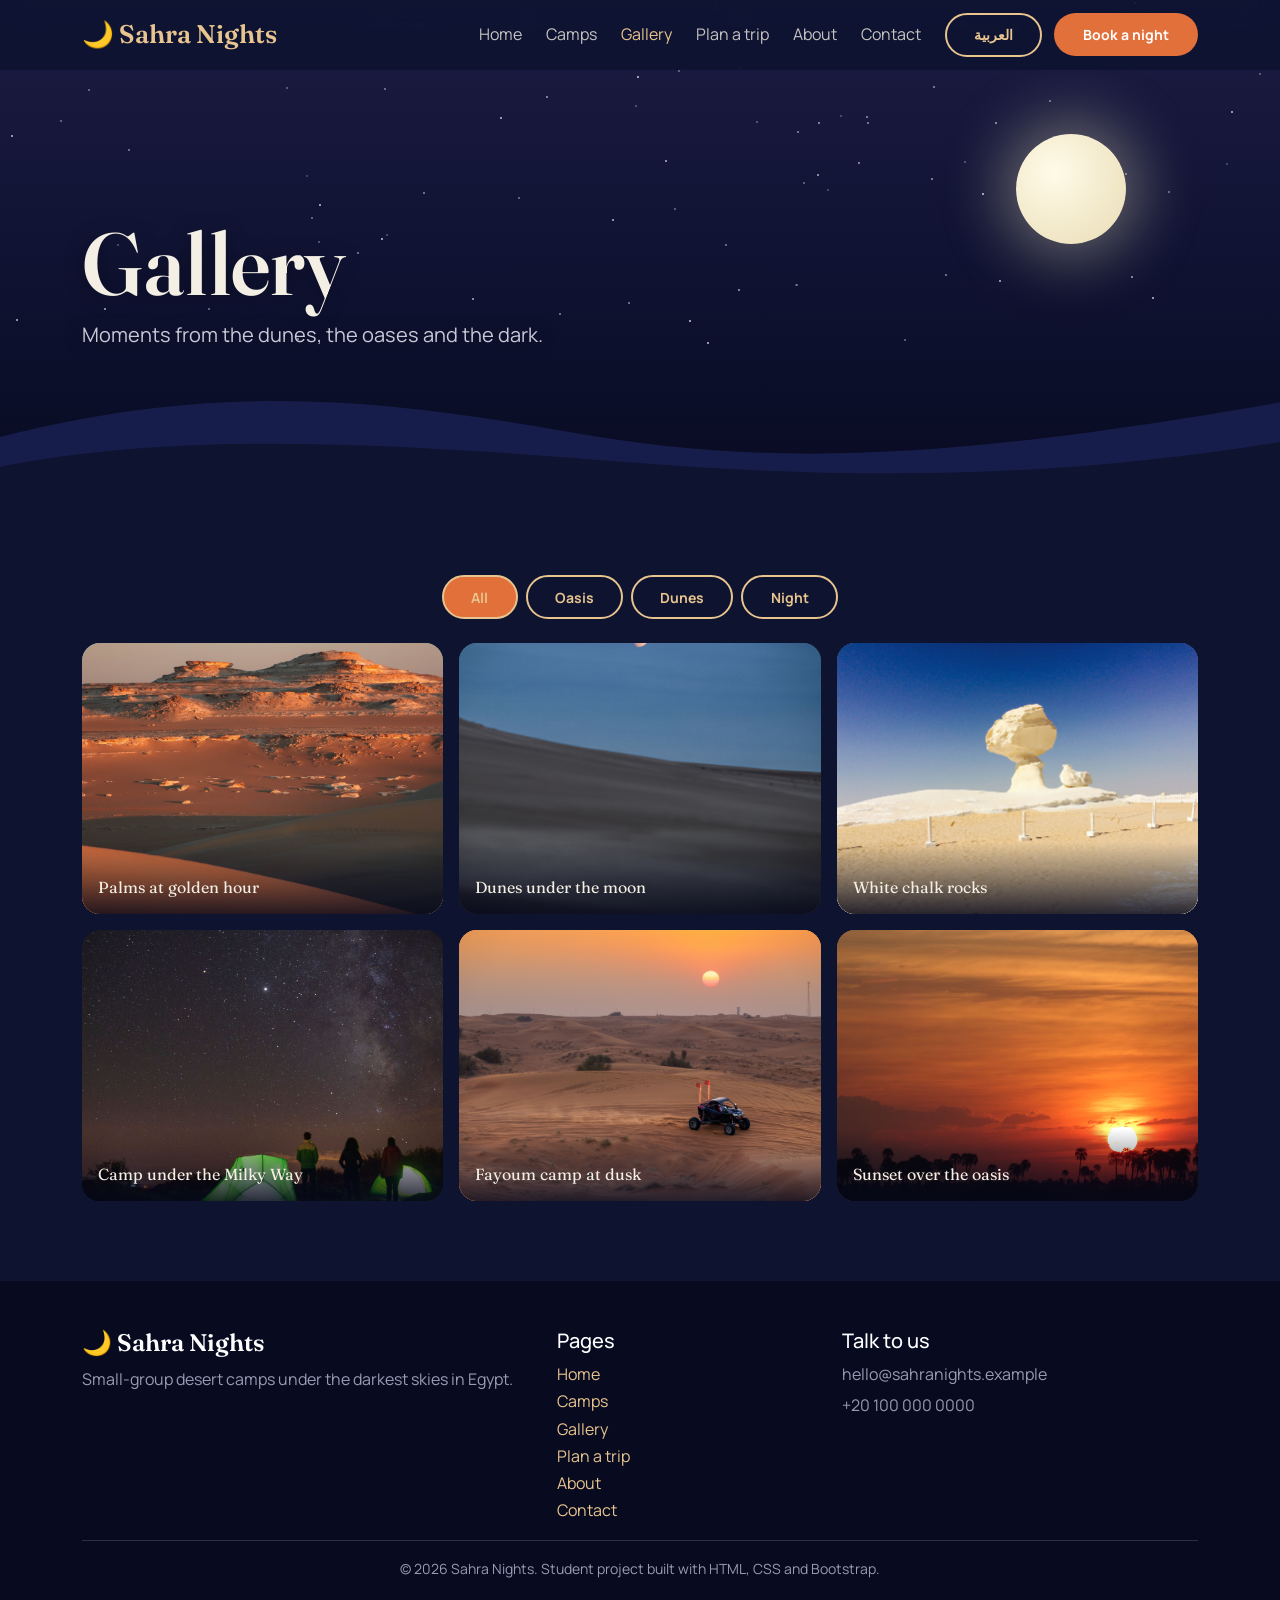
<file: gallery.html>
<!DOCTYPE html><html lang="en"><head><meta charset="utf-8"><meta name="viewport" content="width=device-width,initial-scale=1">
<title data-ar="المعرض | ليالي صحرا">Gallery | Sahra Nights</title><meta name="description" content="Sahra Nights: desert camps and stargazing nights in Egypt.">
<link id="bs" href="https://cdn.jsdelivr.net/npm/bootstrap@5.3.3/dist/css/bootstrap.min.css" rel="stylesheet">
<link href="https://fonts.googleapis.com/css2?family=Cairo:wght@400;600;700&family=Fraunces:wght@500;700&family=Manrope:wght@400;600;700&display=swap" rel="stylesheet">
<link href="css/style.css" rel="stylesheet"></head><body>
<nav class="navbar navbar-expand-xl navbar-dark fixed-top"><div class="container"><a class="navbar-brand" href="index.html">🌙 <span data-ar="ليالي صحرا">Sahra Nights</span></a>
<button class="navbar-toggler" data-bs-toggle="collapse" data-bs-target="#n" aria-label="Menu"><span class="navbar-toggler-icon"></span></button>
<div class="collapse navbar-collapse" id="n"><ul class="navbar-nav ms-auto align-items-xl-center gap-xl-2"><li class="nav-item"><a class="nav-link" href="index.html"><span data-ar="الرئيسية">Home</span></a></li><li class="nav-item"><a class="nav-link" href="camps.html"><span data-ar="المعسكرات">Camps</span></a></li><li class="nav-item"><a class="nav-link active" href="gallery.html"><span data-ar="المعرض">Gallery</span></a></li><li class="nav-item"><a class="nav-link" href="plan.html"><span data-ar="خطّط رحلتك">Plan a trip</span></a></li><li class="nav-item"><a class="nav-link" href="about.html"><span data-ar="من نحن">About</span></a></li><li class="nav-item"><a class="nav-link" href="contact.html"><span data-ar="تواصل معنا">Contact</span></a></li><li class="nav-item ms-xl-2 my-2 my-xl-0"><button id="langBtn" class="btn btn-line btn-sm">العربية</button></li><li class="nav-item ms-xl-1"><a class="btn btn-ember btn-sm" href="plan.html"><span data-ar="احجز ليلة">Book a night</span></a></li></ul></div></div></nav>
<header class="sky small"><div class="moon"></div><div class="container hero-text"><h1><span data-ar="المعرض">Gallery</span></h1><p class="lead-s fs-5"><span data-ar="لحظات من الكثبان والواحات والظلام.">Moments from the dunes, the oases and the dark.</span></p></div><svg class="dunes" viewBox="0 0 1440 320" preserveAspectRatio="none"><path fill="#171d4a" d="M0 200C240 90 420 120 640 190s420 60 800-60V320H0z"/><path fill="#0e1330" d="M0 260C200 190 420 210 700 250s500 30 740-40V320H0z"/></svg></header><section><div class="container"><div class="text-center mb-4"><button data-f="all" class="btn btn-line btn-sm mx-1 btn-ember"><span data-ar="الكل">All</span></button><button data-f="oasis" class="btn btn-line btn-sm mx-1"><span data-ar="واحات">Oasis</span></button><button data-f="dunes" class="btn btn-line btn-sm mx-1"><span data-ar="كثبان">Dunes</span></button><button data-f="night" class="btn btn-line btn-sm mx-1"><span data-ar="ليل">Night</span></button></div><div class="row g-3"><div class="col-6 col-lg-4 g" data-c="oasis"><div class="tile" role="button" tabindex="0"><img src="images/siwa-oasis.jpg" alt="" loading="lazy" onerror="this.remove()"><svg viewBox="0 0 400 260" preserveAspectRatio="xMidYMid slice" role="img" aria-label="Desert scene"><defs><linearGradient id="g0" x1="0" y1="0" x2="0" y2="1"><stop offset="0" stop-color="#5bb3b0"/><stop offset="1" stop-color="#f2c98a"/></linearGradient></defs><rect width="400" height="260" fill="url(#g0)"/><circle cx="310" cy="75" r="26" fill="#fff3c4"/><path d="M70 205q4-50 0-95" stroke="#3b2a1a" stroke-width="5" fill="none"/><path d="M70 112q-30-5-45 15q25-12 45-3zM70 112q30-5 45 15q-25-12-45-3zM70 112q-10-30-35-30q25 5 35 30zM70 112q10-30 35-30q-25 5-35 30z" fill="#2f6b4a"/><path fill="#c98a4b" d="M0 190C90 140 170 150 250 185S350 190 400 160V260H0z"/><path fill="#8a5a32" d="M0 225C120 190 240 205 400 200V260H0z"/></svg><p class="cap"><span data-ar="نخيل في الساعة الذهبية">Palms at golden hour</span></p></div></div><div class="col-6 col-lg-4 g" data-c="night"><div class="tile" role="button" tabindex="0"><img src="images/dunes-moon.jpg" alt="" loading="lazy" onerror="this.remove()"><svg viewBox="0 0 400 260" preserveAspectRatio="xMidYMid slice" role="img" aria-label="Desert scene"><defs><linearGradient id="g3" x1="0" y1="0" x2="0" y2="1"><stop offset="0" stop-color="#0e1330"/><stop offset="1" stop-color="#2b2f6b"/></linearGradient></defs><rect width="400" height="260" fill="url(#g3)"/><circle cx="310" cy="75" r="20" fill="#f4efe4"/><g fill="#fff"><circle cx="30" cy="30" r="1.4"/><circle cx="80" cy="60" r="1.4"/><circle cx="120" cy="20" r="1.4"/><circle cx="170" cy="50" r="1.4"/><circle cx="210" cy="25" r="1.4"/><circle cx="260" cy="55" r="1.4"/><circle cx="320" cy="20" r="1.4"/><circle cx="360" cy="60" r="1.4"/><circle cx="45" cy="95" r="1.4"/><circle cx="150" cy="90" r="1.4"/><circle cx="230" cy="100" r="1.4"/><circle cx="340" cy="110" r="1.4"/></g><path fill="#171d4a" d="M0 190C90 140 170 150 250 185S350 190 400 160V260H0z"/><path fill="#0a0e28" d="M0 225C120 190 240 205 400 200V260H0z"/></svg><img src="images/dunes-moon.jpg" alt="" loading="lazy" onerror="this.remove()"><p class="cap"><span data-ar="كثبان تحت القمر">Dunes under the moon</span></p></div></div><div class="col-6 col-lg-4 g" data-c="dunes"><div class="tile" role="button" tabindex="0"><img src="images/white-desert.jpg" alt="" loading="lazy" onerror="this.remove()"><svg viewBox="0 0 400 260" preserveAspectRatio="xMidYMid slice" role="img" aria-label="Desert scene"><defs><linearGradient id="g1" x1="0" y1="0" x2="0" y2="1"><stop offset="0" stop-color="#8f9bb3"/><stop offset="1" stop-color="#e6e0d4"/></linearGradient></defs><rect width="400" height="260" fill="url(#g1)"/><circle cx="310" cy="75" r="24" fill="#ffffff"/><g fill="#f7f3ea"><ellipse cx="100" cy="150" rx="26" ry="16"/><rect x="88" y="150" width="24" height="45"/><ellipse cx="250" cy="168" rx="18" ry="11"/><rect x="241" y="168" width="18" height="30"/></g><path fill="#eae4d8" d="M0 190C90 140 170 150 250 185S350 190 400 160V260H0z"/><path fill="#c9c2b3" d="M0 225C120 190 240 205 400 200V260H0z"/></svg><img src="images/white-desert.jpg" alt="" loading="lazy" onerror="this.remove()"><p class="cap"><span data-ar="صخور الطباشير البيضاء">White chalk rocks</span></p></div></div><div class="col-6 col-lg-4 g" data-c="night"><div class="tile" role="button" tabindex="0"><img src="images/milky-way-camp.jpg" alt="" loading="lazy" onerror="this.remove()"><svg viewBox="0 0 400 260" preserveAspectRatio="xMidYMid slice" role="img" aria-label="Desert scene"><defs><linearGradient id="g4" x1="0" y1="0" x2="0" y2="1"><stop offset="0" stop-color="#060a22"/><stop offset="1" stop-color="#3a2d6b"/></linearGradient></defs><rect width="400" height="260" fill="url(#g4)"/><circle cx="310" cy="75" r="14" fill="#e9dcb5"/><g fill="#fff"><circle cx="30" cy="30" r="1.4"/><circle cx="80" cy="60" r="1.4"/><circle cx="120" cy="20" r="1.4"/><circle cx="170" cy="50" r="1.4"/><circle cx="210" cy="25" r="1.4"/><circle cx="260" cy="55" r="1.4"/><circle cx="320" cy="20" r="1.4"/><circle cx="360" cy="60" r="1.4"/><circle cx="45" cy="95" r="1.4"/><circle cx="150" cy="90" r="1.4"/><circle cx="230" cy="100" r="1.4"/><circle cx="340" cy="110" r="1.4"/></g><circle cx="285" cy="185" r="30" fill="#ffb347" opacity=".25"/><path d="M250 210l35-52l35 52z" fill="#e2703a"/><path d="M285 210l-12-26h24z" fill="#4a1f12"/><path fill="#10143a" d="M0 190C90 140 170 150 250 185S350 190 400 160V260H0z"/><path fill="#080b20" d="M0 225C120 190 240 205 400 200V260H0z"/></svg><img src="images/milky-way-camp.jpg" alt="" loading="lazy" onerror="this.remove()"><p class="cap"><span data-ar="معسكر تحت درب التبانة">Camp under the Milky Way</span></p></div></div><div class="col-6 col-lg-4 g" data-c="dunes"><div class="tile" role="button" tabindex="0"><img src="images/fayoum-dunes.jpg" alt="" loading="lazy" onerror="this.remove()"><svg viewBox="0 0 400 260" preserveAspectRatio="xMidYMid slice" role="img" aria-label="Desert scene"><defs><linearGradient id="g2" x1="0" y1="0" x2="0" y2="1"><stop offset="0" stop-color="#e2703a"/><stop offset="1" stop-color="#f2a65a"/></linearGradient></defs><rect width="400" height="260" fill="url(#g2)"/><circle cx="310" cy="75" r="28" fill="#ffe9a8"/><circle cx="285" cy="185" r="30" fill="#ffb347" opacity=".25"/><path d="M250 210l35-52l35 52z" fill="#e2703a"/><path d="M285 210l-12-26h24z" fill="#4a1f12"/><path fill="#b5532d" d="M0 190C90 140 170 150 250 185S350 190 400 160V260H0z"/><path fill="#7a3720" d="M0 225C120 190 240 205 400 200V260H0z"/></svg><img src="images/fayoum-dunes.jpg" alt="" loading="lazy" onerror="this.remove()"><p class="cap"><span data-ar="معسكر الفيوم عند الغسق">Fayoum camp at dusk</span></p></div></div><div class="col-6 col-lg-4 g" data-c="oasis"><div class="tile" role="button" tabindex="0"><img src="images/oasis-sunset.jpg" alt="" loading="lazy" onerror="this.remove()"><svg viewBox="0 0 400 260" preserveAspectRatio="xMidYMid slice" role="img" aria-label="Desert scene"><defs><linearGradient id="g5" x1="0" y1="0" x2="0" y2="1"><stop offset="0" stop-color="#8a3b4a"/><stop offset="1" stop-color="#f2a65a"/></linearGradient></defs><rect width="400" height="260" fill="url(#g5)"/><circle cx="310" cy="75" r="34" fill="#ffd27a"/><path d="M70 205q4-50 0-95" stroke="#3b2a1a" stroke-width="5" fill="none"/><path d="M70 112q-30-5-45 15q25-12 45-3zM70 112q30-5 45 15q-25-12-45-3zM70 112q-10-30-35-30q25 5 35 30zM70 112q10-30 35-30q-25 5-35 30z" fill="#2f6b4a"/><path fill="#5a2a3a" d="M0 190C90 140 170 150 250 185S350 190 400 160V260H0z"/><path fill="#33172a" d="M0 225C120 190 240 205 400 200V260H0z"/></svg><img src="images/oasis-sunset.jpg" alt="" loading="lazy" onerror="this.remove()"><p class="cap"><span data-ar="غروب فوق الواحة">Sunset over the oasis</span></p></div></div></div></div></section>
<footer><div class="container"><div class="row g-4"><div class="col-md-5"><h4 class="text-white">🌙 <span data-ar="ليالي صحرا">Sahra Nights</span></h4><p><span data-ar="معسكرات صحراوية لمجموعات صغيرة تحت أشد سماوات مصر ظلامًا.">Small-group desert camps under the darkest skies in Egypt.</span></p></div>
<div class="col-6 col-md-3"><h5 class="text-white"><span data-ar="الصفحات">Pages</span></h5><a class="d-block" href="index.html"><span data-ar="الرئيسية">Home</span></a><a class="d-block" href="camps.html"><span data-ar="المعسكرات">Camps</span></a><a class="d-block" href="gallery.html"><span data-ar="المعرض">Gallery</span></a><a class="d-block" href="plan.html"><span data-ar="خطّط رحلتك">Plan a trip</span></a><a class="d-block" href="about.html"><span data-ar="من نحن">About</span></a><a class="d-block" href="contact.html"><span data-ar="تواصل معنا">Contact</span></a></div>
<div class="col-6 col-md-4"><h5 class="text-white"><span data-ar="تواصل معنا">Talk to us</span></h5><p class="mb-1">hello@sahranights.example</p><p dir="ltr" class="text-start">+20 100 000 0000</p></div></div>
<hr><p class="text-center small mb-0"><span data-ar="© 2026 ليالي صحرا. مشروع طالب مبني بـ HTML وCSS وBootstrap.">© 2026 Sahra Nights. Student project built with HTML, CSS and Bootstrap.</span></p></div></footer><div class="modal fade" id="lb" tabindex="-1" aria-hidden="true"><div class="modal-dialog modal-dialog-centered modal-lg"><div class="modal-content"><button class="btn-close m-3 ms-auto" data-bs-dismiss="modal" aria-label="Close"></button><div class="modal-body pt-0" id="lbBody"></div></div></div></div>
<script src="https://cdn.jsdelivr.net/npm/bootstrap@5.3.3/dist/js/bootstrap.bundle.min.js"></script><script src="js/main.js"></script></body></html>
</file>
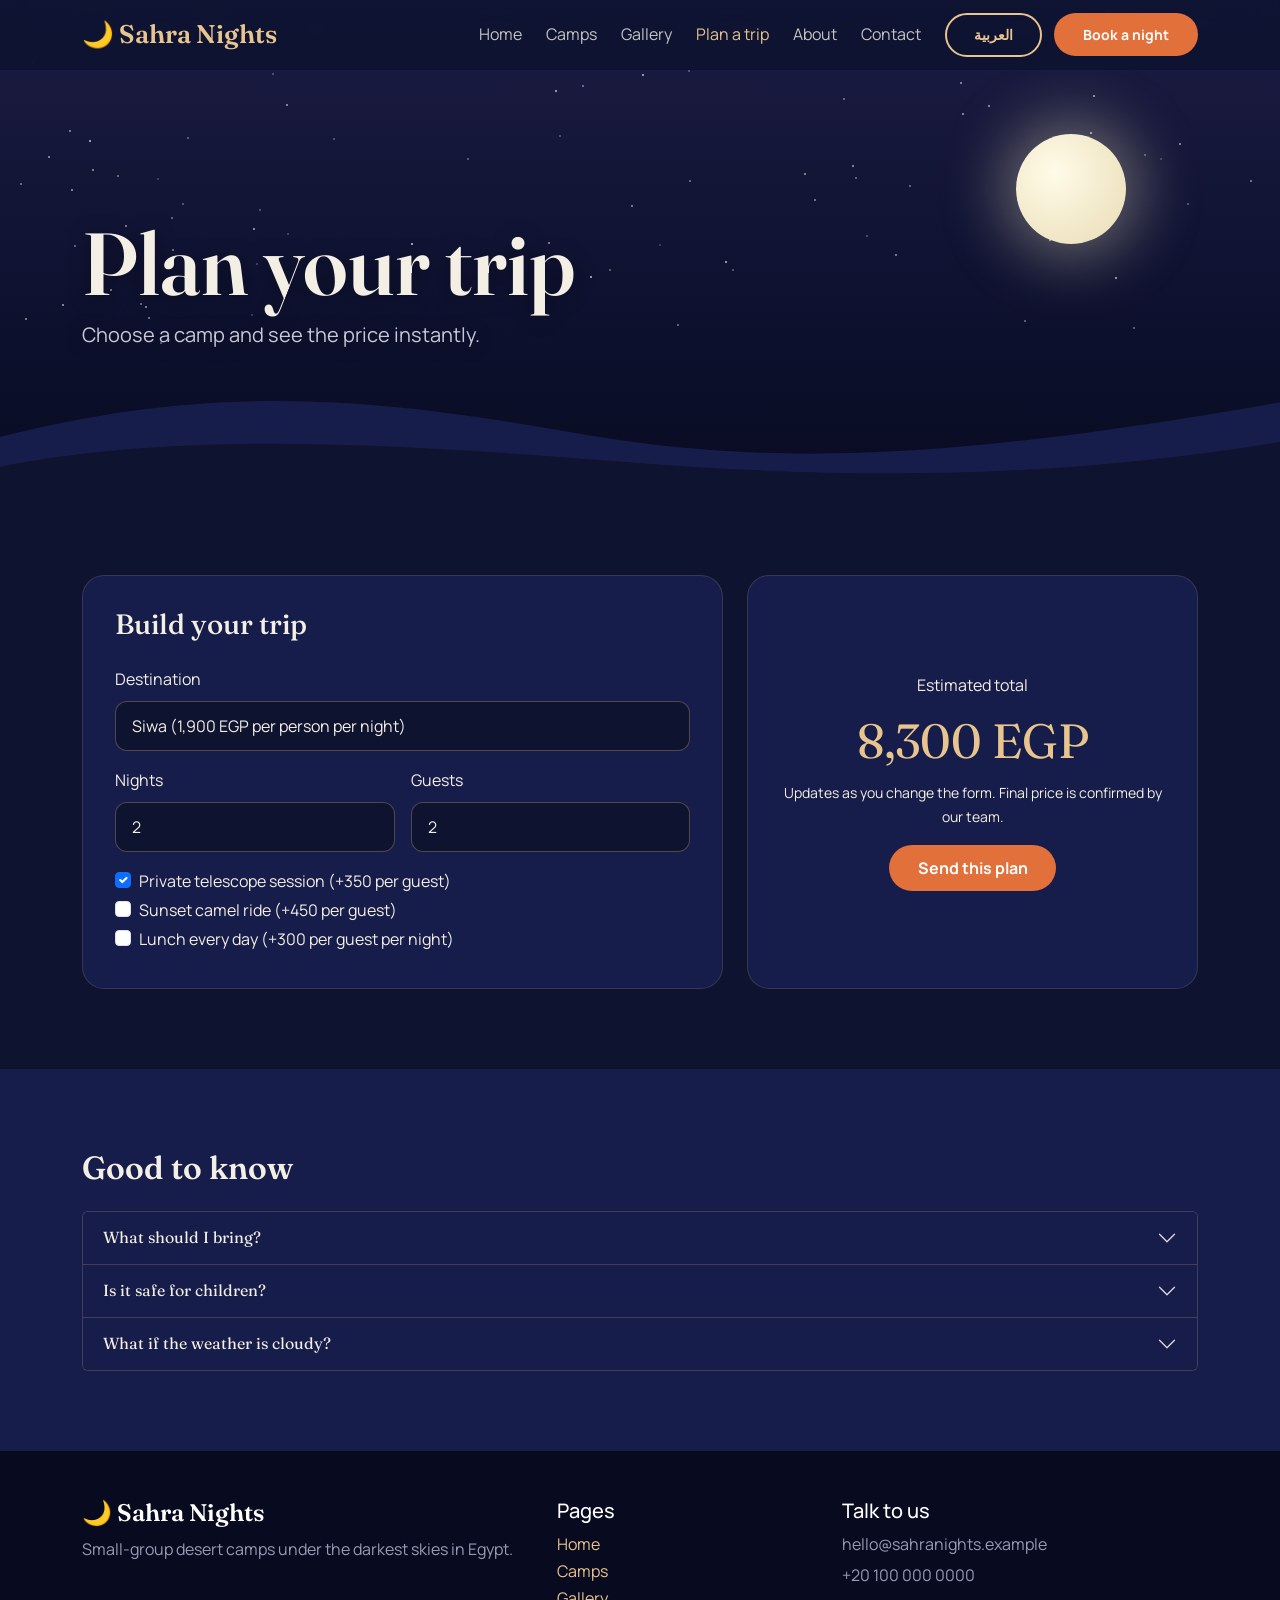
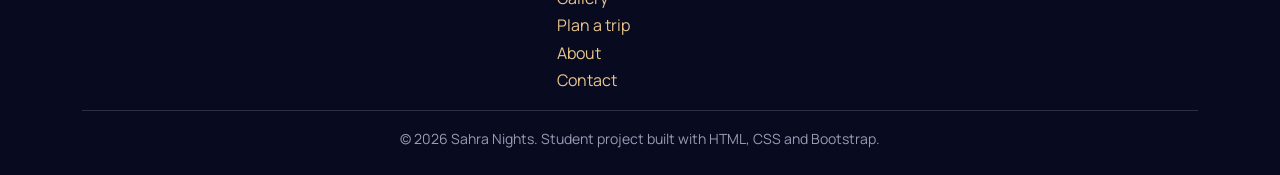
<file: plan.html>
<!DOCTYPE html><html lang="en"><head><meta charset="utf-8"><meta name="viewport" content="width=device-width,initial-scale=1">
<title data-ar="خطّط رحلتك | ليالي صحرا">Plan a trip | Sahra Nights</title><meta name="description" content="Sahra Nights: desert camps and stargazing nights in Egypt.">
<link id="bs" href="https://cdn.jsdelivr.net/npm/bootstrap@5.3.3/dist/css/bootstrap.min.css" rel="stylesheet">
<link href="https://fonts.googleapis.com/css2?family=Cairo:wght@400;600;700&family=Fraunces:wght@500;700&family=Manrope:wght@400;600;700&display=swap" rel="stylesheet">
<link href="css/style.css" rel="stylesheet"></head><body>
<nav class="navbar navbar-expand-xl navbar-dark fixed-top"><div class="container"><a class="navbar-brand" href="index.html">🌙 <span data-ar="ليالي صحرا">Sahra Nights</span></a>
<button class="navbar-toggler" data-bs-toggle="collapse" data-bs-target="#n" aria-label="Menu"><span class="navbar-toggler-icon"></span></button>
<div class="collapse navbar-collapse" id="n"><ul class="navbar-nav ms-auto align-items-xl-center gap-xl-2"><li class="nav-item"><a class="nav-link" href="index.html"><span data-ar="الرئيسية">Home</span></a></li><li class="nav-item"><a class="nav-link" href="camps.html"><span data-ar="المعسكرات">Camps</span></a></li><li class="nav-item"><a class="nav-link" href="gallery.html"><span data-ar="المعرض">Gallery</span></a></li><li class="nav-item"><a class="nav-link active" href="plan.html"><span data-ar="خطّط رحلتك">Plan a trip</span></a></li><li class="nav-item"><a class="nav-link" href="about.html"><span data-ar="من نحن">About</span></a></li><li class="nav-item"><a class="nav-link" href="contact.html"><span data-ar="تواصل معنا">Contact</span></a></li><li class="nav-item ms-xl-2 my-2 my-xl-0"><button id="langBtn" class="btn btn-line btn-sm">العربية</button></li><li class="nav-item ms-xl-1"><a class="btn btn-ember btn-sm" href="plan.html"><span data-ar="احجز ليلة">Book a night</span></a></li></ul></div></div></nav>
<header class="sky small"><div class="moon"></div><div class="container hero-text"><h1><span data-ar="خطّط رحلتك">Plan your trip</span></h1><p class="lead-s fs-5"><span data-ar="اختر معسكرًا واعرف السعر فورًا.">Choose a camp and see the price instantly.</span></p></div><svg class="dunes" viewBox="0 0 1440 320" preserveAspectRatio="none"><path fill="#171d4a" d="M0 200C240 90 420 120 640 190s420 60 800-60V320H0z"/><path fill="#0e1330" d="M0 260C200 190 420 210 700 250s500 30 740-40V320H0z"/></svg></header><section><div class="container"><div class="row g-4"><div class="col-lg-7"><form id="plan" class="panel"><h2 class="h3 mb-4"><span data-ar="صمّم رحلتك">Build your trip</span></h2><div class="row g-3">
<div class="col-12"><label class="form-label" for="dest"><span data-ar="الوجهة">Destination</span></label><select id="dest" name="dest" class="form-select"><option value="siwa" data-ar="سيوة (1,900 ج.م للفرد في الليلة)">Siwa (1,900 EGP per person per night)</option><option value="white" data-ar="الصحراء البيضاء (2,400 ج.م)">White Desert (2,400 EGP)</option><option value="fayoum" data-ar="الفيوم (1,300 ج.م)">Fayoum (1,300 EGP)</option></select></div>
<div class="col-6"><label class="form-label" for="days"><span data-ar="عدد الليالي">Nights</span></label><input id="days" name="days" type="number" min="1" max="7" value="2" class="form-control"></div>
<div class="col-6"><label class="form-label" for="guests"><span data-ar="عدد الضيوف">Guests</span></label><input id="guests" name="guests" type="number" min="1" max="10" value="2" class="form-control"></div>
<div class="col-12"><div class="form-check"><input class="form-check-input" type="checkbox" id="stars" name="stars" checked><label class="form-check-label" for="stars"><span data-ar="جلسة تلسكوب خاصة (+350 للفرد)">Private telescope session (+350 per guest)</span></label></div><div class="form-check"><input class="form-check-input" type="checkbox" id="camel" name="camel"><label class="form-check-label" for="camel"><span data-ar="ركوب الجمال وقت الغروب (+450 للفرد)">Sunset camel ride (+450 per guest)</span></label></div><div class="form-check"><input class="form-check-input" type="checkbox" id="food" name="food"><label class="form-check-label" for="food"><span data-ar="غداء يوميًا (+300 للفرد في الليلة)">Lunch every day (+300 per guest per night)</span></label></div></div></div></form></div>
<div class="col-lg-5"><div class="panel text-center h-100 d-flex flex-column justify-content-center"><p class="mb-0"><span data-ar="الإجمالي التقديري">Estimated total</span></p><div class="total" id="total">0</div><p class="small"><span data-ar="يتحدث السعر عند تغيير الاختيارات، ويؤكد فريقنا السعر النهائي.">Updates as you change the form. Final price is confirmed by our team.</span></p><a href="contact.html" class="btn btn-ember mx-auto"><span data-ar="أرسل هذه الخطة">Send this plan</span></a></div></div></div></div></section>
<section class="deep"><div class="container"><h2 class="mb-4"><span data-ar="معلومات مفيدة">Good to know</span></h2><div class="accordion" id="faq"><div class="accordion-item"><h3 class="accordion-header"><button class="accordion-button collapsed" data-bs-toggle="collapse" data-bs-target="#q0"><span data-ar="ماذا أحمل معي؟">What should I bring?</span></button></h3><div id="q0" class="accordion-collapse collapse" data-bs-parent="#faq"><div class="accordion-body"><span data-ar="جاكيت دافئ وقبعة وحذاء مريح، ونحن نوفر كل شيء آخر.">A warm jacket, a hat and comfortable shoes. We provide everything else.</span></div></div></div><div class="accordion-item"><h3 class="accordion-header"><button class="accordion-button collapsed" data-bs-toggle="collapse" data-bs-target="#q1"><span data-ar="هل الرحلة آمنة للأطفال؟">Is it safe for children?</span></button></h3><div id="q1" class="accordion-collapse collapse" data-bs-parent="#faq"><div class="accordion-body"><span data-ar="نعم من عمر 6 سنوات مع أحد الوالدين، وفي كل معسكر لاسلكي وإسعافات أولية وسيارة احتياطية.">Yes, from age 6 with a parent. Every camp has a radio, first aid and a backup vehicle.</span></div></div></div><div class="accordion-item"><h3 class="accordion-header"><button class="accordion-button collapsed" data-bs-toggle="collapse" data-bs-target="#q2"><span data-ar="ماذا لو كان الجو غائمًا؟">What if the weather is cloudy?</span></button></h3><div id="q2" class="accordion-collapse collapse" data-bs-parent="#faq"><div class="accordion-body"><span data-ar="ننقل ليلتك مجانًا إلى أقرب موعد صافٍ.">We move your night for free to the next clear date.</span></div></div></div></div></div></section>
<footer><div class="container"><div class="row g-4"><div class="col-md-5"><h4 class="text-white">🌙 <span data-ar="ليالي صحرا">Sahra Nights</span></h4><p><span data-ar="معسكرات صحراوية لمجموعات صغيرة تحت أشد سماوات مصر ظلامًا.">Small-group desert camps under the darkest skies in Egypt.</span></p></div>
<div class="col-6 col-md-3"><h5 class="text-white"><span data-ar="الصفحات">Pages</span></h5><a class="d-block" href="index.html"><span data-ar="الرئيسية">Home</span></a><a class="d-block" href="camps.html"><span data-ar="المعسكرات">Camps</span></a><a class="d-block" href="gallery.html"><span data-ar="المعرض">Gallery</span></a><a class="d-block" href="plan.html"><span data-ar="خطّط رحلتك">Plan a trip</span></a><a class="d-block" href="about.html"><span data-ar="من نحن">About</span></a><a class="d-block" href="contact.html"><span data-ar="تواصل معنا">Contact</span></a></div>
<div class="col-6 col-md-4"><h5 class="text-white"><span data-ar="تواصل معنا">Talk to us</span></h5><p class="mb-1">hello@sahranights.example</p><p dir="ltr" class="text-start">+20 100 000 0000</p></div></div>
<hr><p class="text-center small mb-0"><span data-ar="© 2026 ليالي صحرا. مشروع طالب مبني بـ HTML وCSS وBootstrap.">© 2026 Sahra Nights. Student project built with HTML, CSS and Bootstrap.</span></p></div></footer>
<script src="https://cdn.jsdelivr.net/npm/bootstrap@5.3.3/dist/js/bootstrap.bundle.min.js"></script><script src="js/main.js"></script></body></html>
</file>
<file: css/style.css>
:root{--night:#0e1330;--deep:#171d4a;--sand:#e8c48f;--ember:#e2703a;--moon:#f4efe4;--teal:#1f4e5f}
html{scroll-behavior:smooth}
body{background:var(--night);color:var(--moon);font-family:'Manrope',sans-serif;line-height:1.7}
h1,h2,h3,h4,.navbar-brand{font-family:'Fraunces',serif;font-weight:600}
a{color:var(--sand)}a:hover{color:var(--ember)}
:focus-visible{outline:3px solid var(--sand);outline-offset:3px}
.navbar{background:rgba(14,19,48,.82);backdrop-filter:blur(10px)}
.navbar-brand{font-size:1.6rem;color:var(--sand)!important}
.nav-link{color:var(--moon)!important;opacity:.8}.nav-link.active,.nav-link:hover{opacity:1;color:var(--sand)!important}
.btn-ember{background:var(--ember);color:#fff;border:0;border-radius:50px;padding:.7rem 1.8rem;font-weight:700;transition:.25s}
.btn-ember:hover{background:var(--sand);color:var(--night);transform:translateY(-2px)}
.btn-line{border:2px solid var(--sand);color:var(--sand);border-radius:50px;padding:.6rem 1.7rem;font-weight:700}
.btn-line:hover{background:var(--sand);color:var(--night)}
/* sky */
.sky{position:relative;min-height:100vh;overflow:hidden;display:flex;align-items:center;background:linear-gradient(#f2a65a,#e2703a 60%,#8a3b4a);transition:background .2s}
.sky.small{min-height:55vh;padding-top:90px}
.star{position:absolute;width:2px;height:2px;background:#fff;border-radius:50%;opacity:calc(var(--night-lvl,0)*var(--o,1))}
.moon{position:absolute;inset-inline-end:12%;top:calc(75% - var(--night-lvl,0)*60%);width:clamp(60px,9vw,110px);aspect-ratio:1;border-radius:50%;background:radial-gradient(circle at 35% 35%,#fffbe8,#e9dcb5);box-shadow:0 0 60px 15px rgba(255,244,200,.35);transition:top .2s}
.dunes{position:absolute;bottom:-1px;left:0;width:100%;height:32%}
.hero-text{position:relative;z-index:2;text-shadow:0 2px 20px rgba(0,0,0,.35)}
.hero-text h1{font-size:clamp(2.6rem,7vw,5.5rem);line-height:1.05}
.slider-box{position:absolute;z-index:3;bottom:6%;left:50%;transform:translateX(-50%);width:min(420px,88%);text-align:center;font-size:.9rem}
input[type=range]{width:100%;accent-color:var(--ember)}
section{padding:5rem 0}
.deep{background:var(--deep)}
.lead-s{color:#c9c8d8;max-width:60ch}
.camp{background:var(--deep);border-radius:22px;overflow:hidden;height:100%;transition:.3s;border:1px solid rgba(232,196,143,.15)}
.camp:hover{transform:translateY(-8px);border-color:var(--sand)}
.art{height:190px;position:relative}
.art span{position:absolute;bottom:14px;left:16px;font-size:2.6rem}
.tag{display:inline-block;background:rgba(232,196,143,.15);color:var(--sand);border-radius:50px;padding:.1rem .8rem;font-size:.85rem;margin:0 .3rem .3rem 0}
.stat{font-family:'Fraunces',serif;font-size:3rem;color:var(--sand);line-height:1}
.tl{border-inline-start:2px dashed var(--sand);padding-inline-start:1.5rem;margin-inline-start:.5rem}
.tl>div{margin-bottom:1.6rem;position:relative}
.tl>div:before{content:"";position:absolute;inset-inline-start:-1.95rem;top:.5rem;width:.75rem;height:.75rem;border-radius:50%;background:var(--ember)}
.form-control,.form-select{background:var(--night);border:1px solid rgba(232,196,143,.3);color:var(--moon);border-radius:12px;padding:.75rem 1rem}
.form-control:focus,.form-select:focus{background:var(--night);color:var(--moon);border-color:var(--sand);box-shadow:0 0 0 .2rem rgba(232,196,143,.2)}
.panel{background:var(--deep);border-radius:22px;padding:2rem;border:1px solid rgba(232,196,143,.15)}
.total{font-family:'Fraunces',serif;font-size:3rem;color:var(--sand)}
footer{background:#080b20;padding:3rem 0 1.5rem;color:#9a9ab5}
@media(max-width:576px){section{padding:3.2rem 0}.moon{inset-inline-end:8%}}
@media(prefers-reduced-motion:reduce){*{transition:none!important}html{scroll-behavior:auto}}
:lang(ar),:lang(ar) *{font-family:'Cairo',sans-serif}
footer a{text-decoration:none}footer a:hover{color:var(--ember)}
.navbar{transition:padding .3s,box-shadow .3s}.navbar.sc{padding:.15rem 0;box-shadow:0 8px 30px rgba(0,0,0,.4)}
.art{height:200px;overflow:hidden;position:relative}.art svg,.tile svg,.frame svg{width:100%;height:100%;display:block}
.art svg{transition:transform .7s}.camp:hover .art svg{transform:scale(1.1)}
.frame{border-radius:22px;overflow:hidden;aspect-ratio:16/10;margin-top:2rem;box-shadow:0 20px 50px rgba(0,0,0,.4)}
.tile{position:relative;border-radius:18px;overflow:hidden;aspect-ratio:4/3;cursor:zoom-in;transition:transform .3s}
.tile:hover{transform:scale(1.03)}.tile svg{transition:transform .6s}.tile:hover svg{transform:scale(1.12)}
.cap{position:absolute;inset:auto 0 0 0;margin:0;padding:2rem 1rem .8rem;background:linear-gradient(transparent,rgba(6,8,26,.85));font-family:'Fraunces',serif}
.quote{font-family:'Fraunces',serif;font-size:1.15rem}
.avatar{width:70px;height:70px;border-radius:50%;background:var(--night);display:grid;place-items:center;font-size:2rem;margin:0 auto 1rem;border:2px solid var(--sand)}
.accordion{--bs-accordion-bg:var(--deep);--bs-accordion-color:var(--moon);--bs-accordion-border-color:rgba(232,196,143,.2);--bs-accordion-btn-bg:var(--deep);--bs-accordion-btn-color:var(--moon);--bs-accordion-active-bg:var(--night);--bs-accordion-active-color:var(--sand);--bs-accordion-btn-focus-box-shadow:none}
.accordion-button::after{filter:invert(1)}
.modal-content{background:var(--deep);color:var(--moon);border-radius:22px;overflow:hidden}.btn-close{filter:invert(1)}
.modal-body svg{width:100%;height:auto;border-radius:14px}
.shoot{position:absolute;top:14%;inset-inline-start:65%;width:120px;height:2px;background:linear-gradient(90deg,#fff,transparent);opacity:0;animation:sh 8s infinite 2s}
@keyframes sh{0%{opacity:0;transform:translate(0,0) rotate(-35deg)}3%{opacity:var(--night-lvl,0)}10%,100%{opacity:0;transform:translate(-320px,220px) rotate(-35deg)}}
@keyframes tw{50%{opacity:.08}}.star{animation:tw 3s infinite}.star:nth-child(3n){animation-duration:4.5s}.star:nth-child(4n){animation-delay:1s}
@keyframes up{from{opacity:0;transform:translateY(26px)}}
.hero-text>*{animation:up .9s both}.hero-text>:nth-child(2){animation-delay:.2s}.hero-text>:nth-child(3){animation-delay:.4s}.hero-text>:nth-child(4){animation-delay:.5s}
.rv{opacity:0;transform:translateY(30px);transition:opacity .8s,transform .8s}.rv.in{opacity:1;transform:none}
@media(prefers-reduced-motion:reduce){*{animation:none!important}.rv{opacity:1;transform:none}}
.frame{position:relative}
.art img,.tile img,.frame img{position:absolute;inset:0;width:100%;height:100%;object-fit:cover;transition:transform .7s}
.camp:hover .art img,.tile:hover img{transform:scale(1.1)}
.modal-body svg:has(+img){display:none}.modal-body img{position:static;height:auto;border-radius:14px}
.art img,.tile img,.frame img{position:absolute;inset:0;width:100%;height:100%;object-fit:cover;z-index:1;transition:transform .7s}
.camp:hover .art img,.tile:hover img{transform:scale(1.1)}.cap{z-index:2}
.modal-body img{width:100%;border-radius:14px;display:block}.modal-body img~svg{display:none}
</file>
